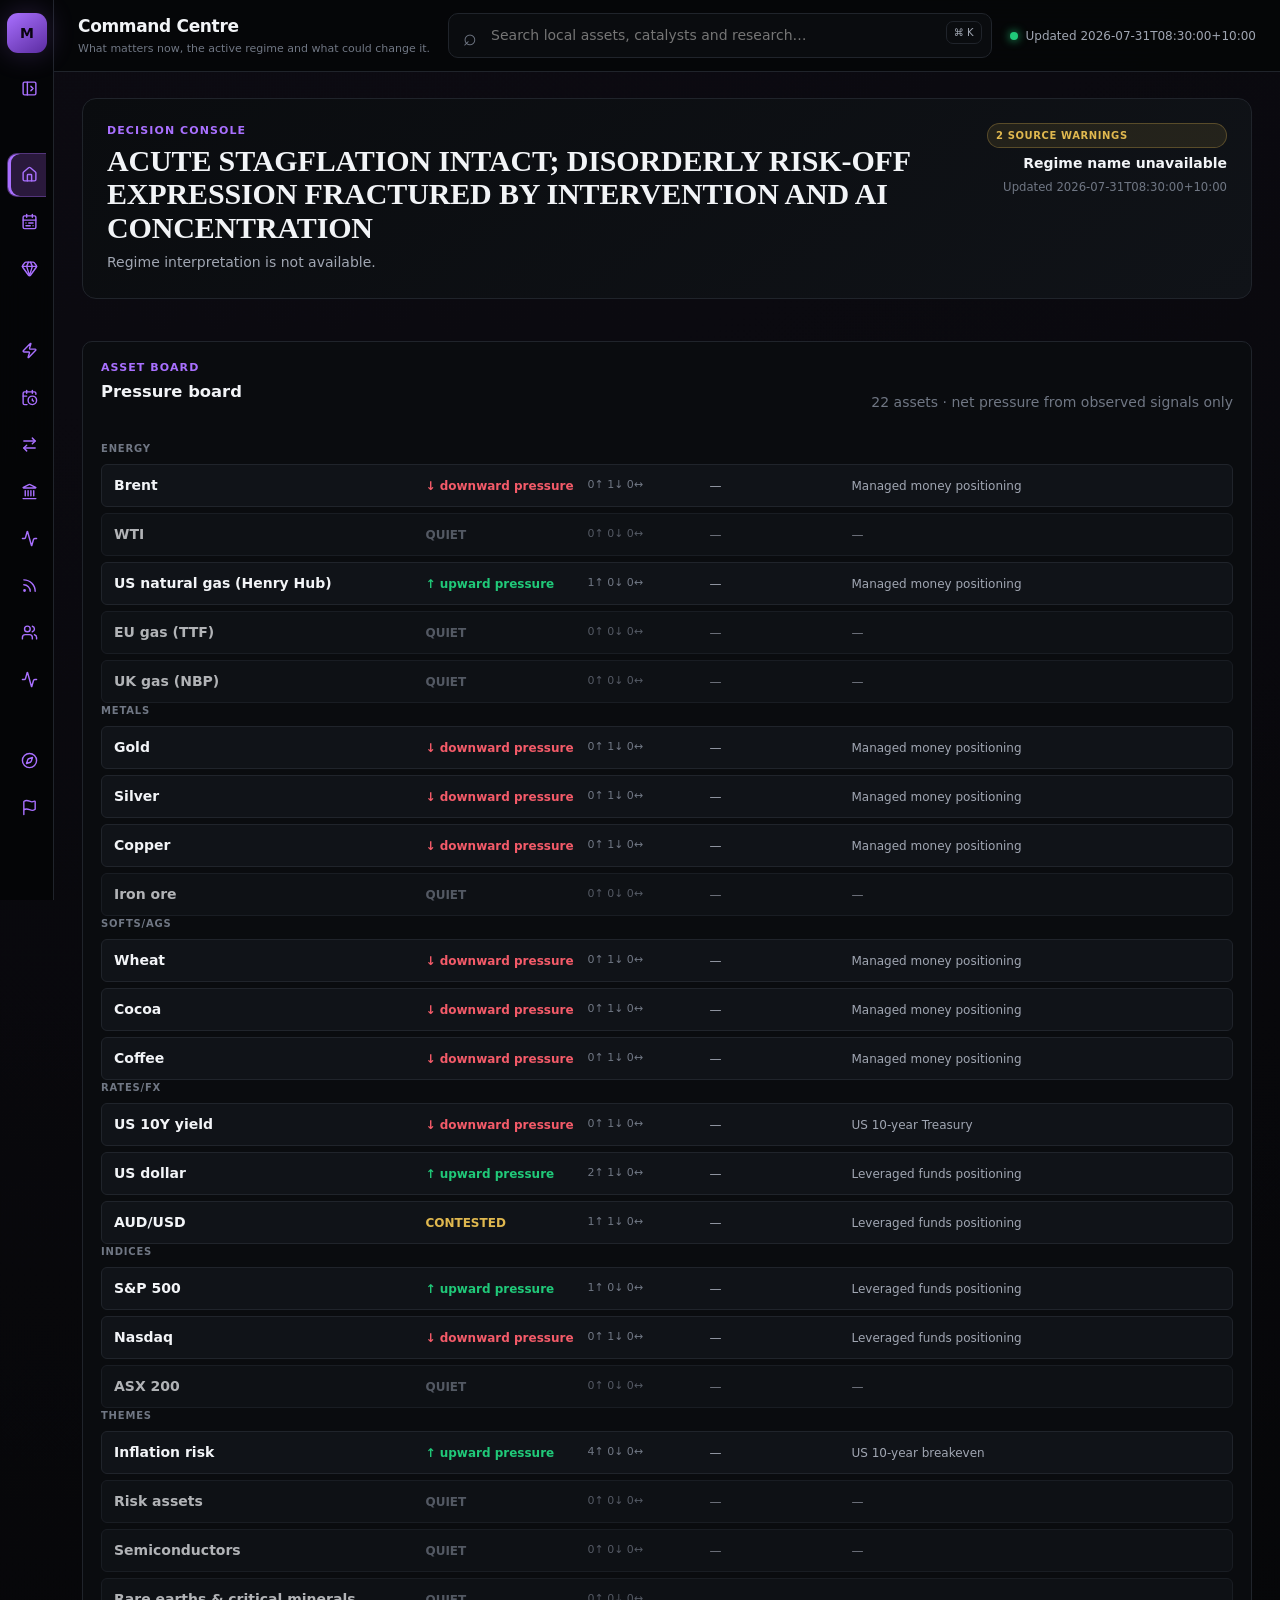
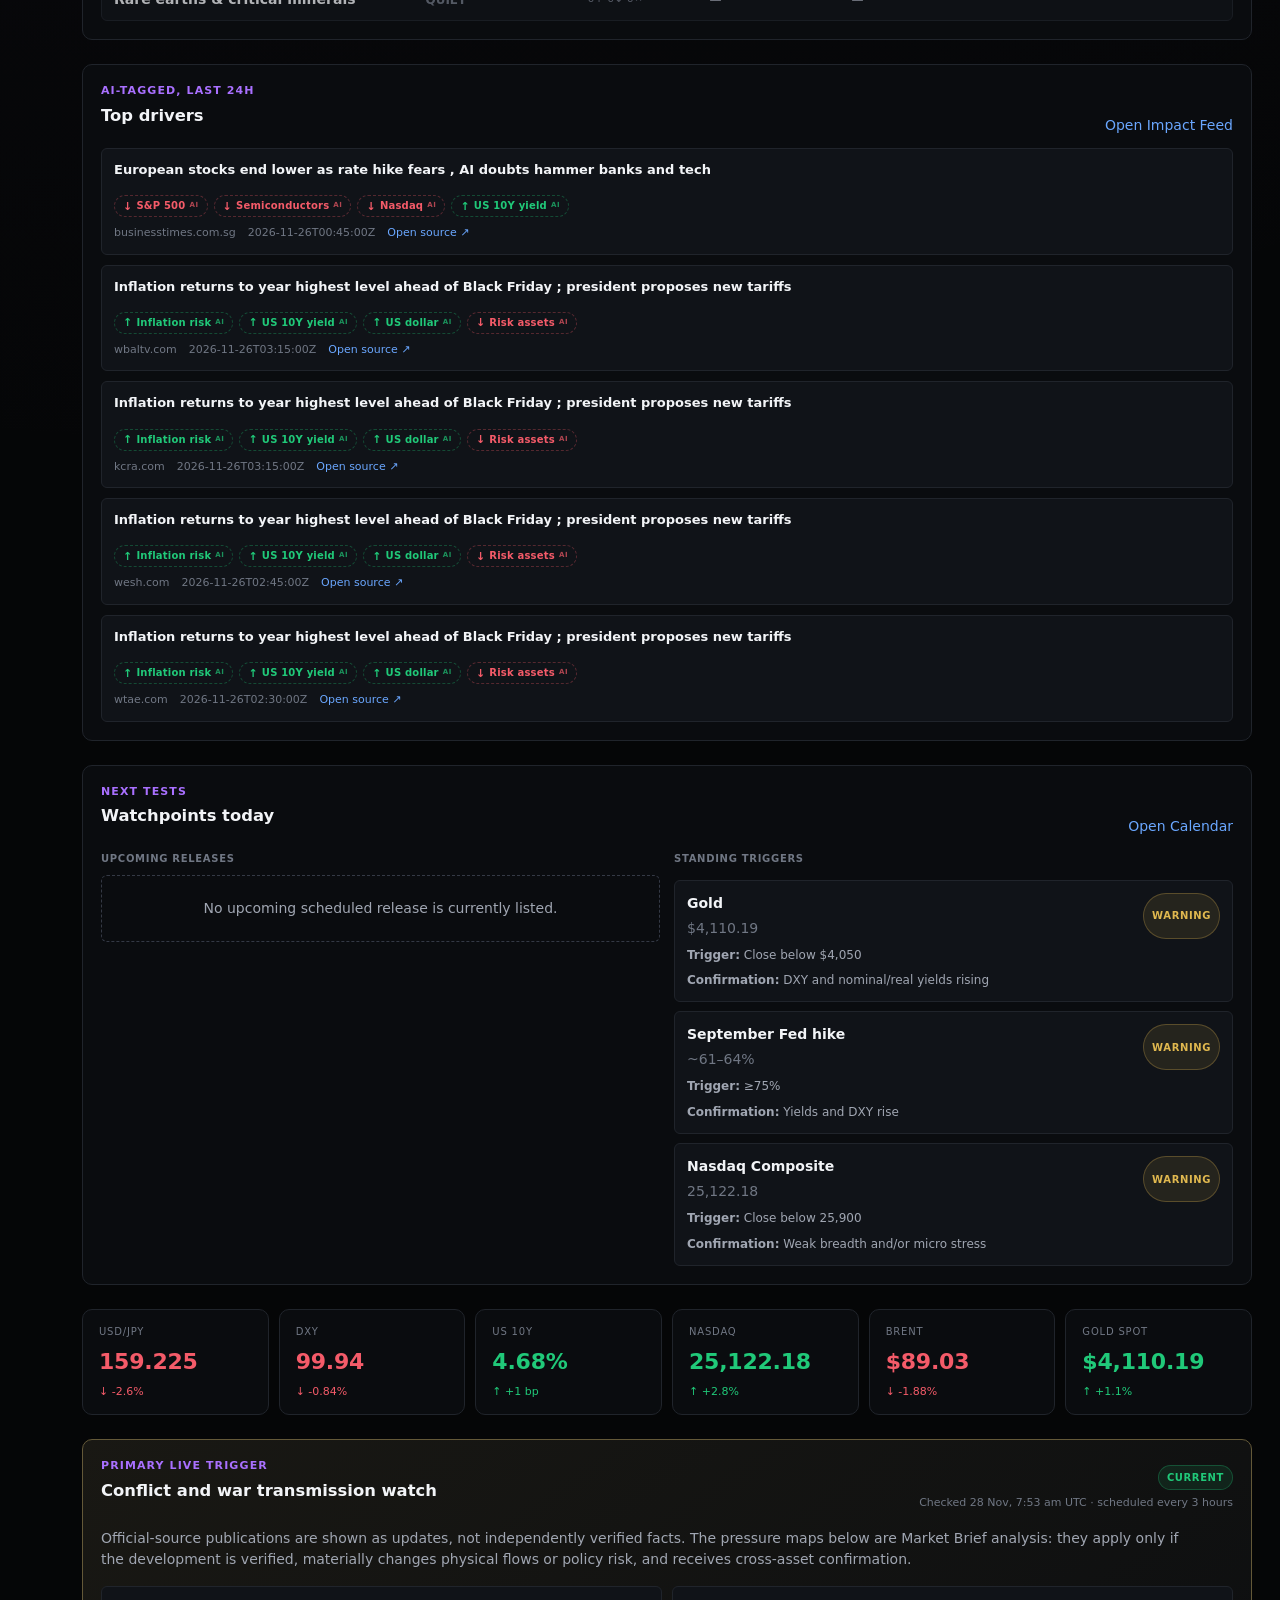
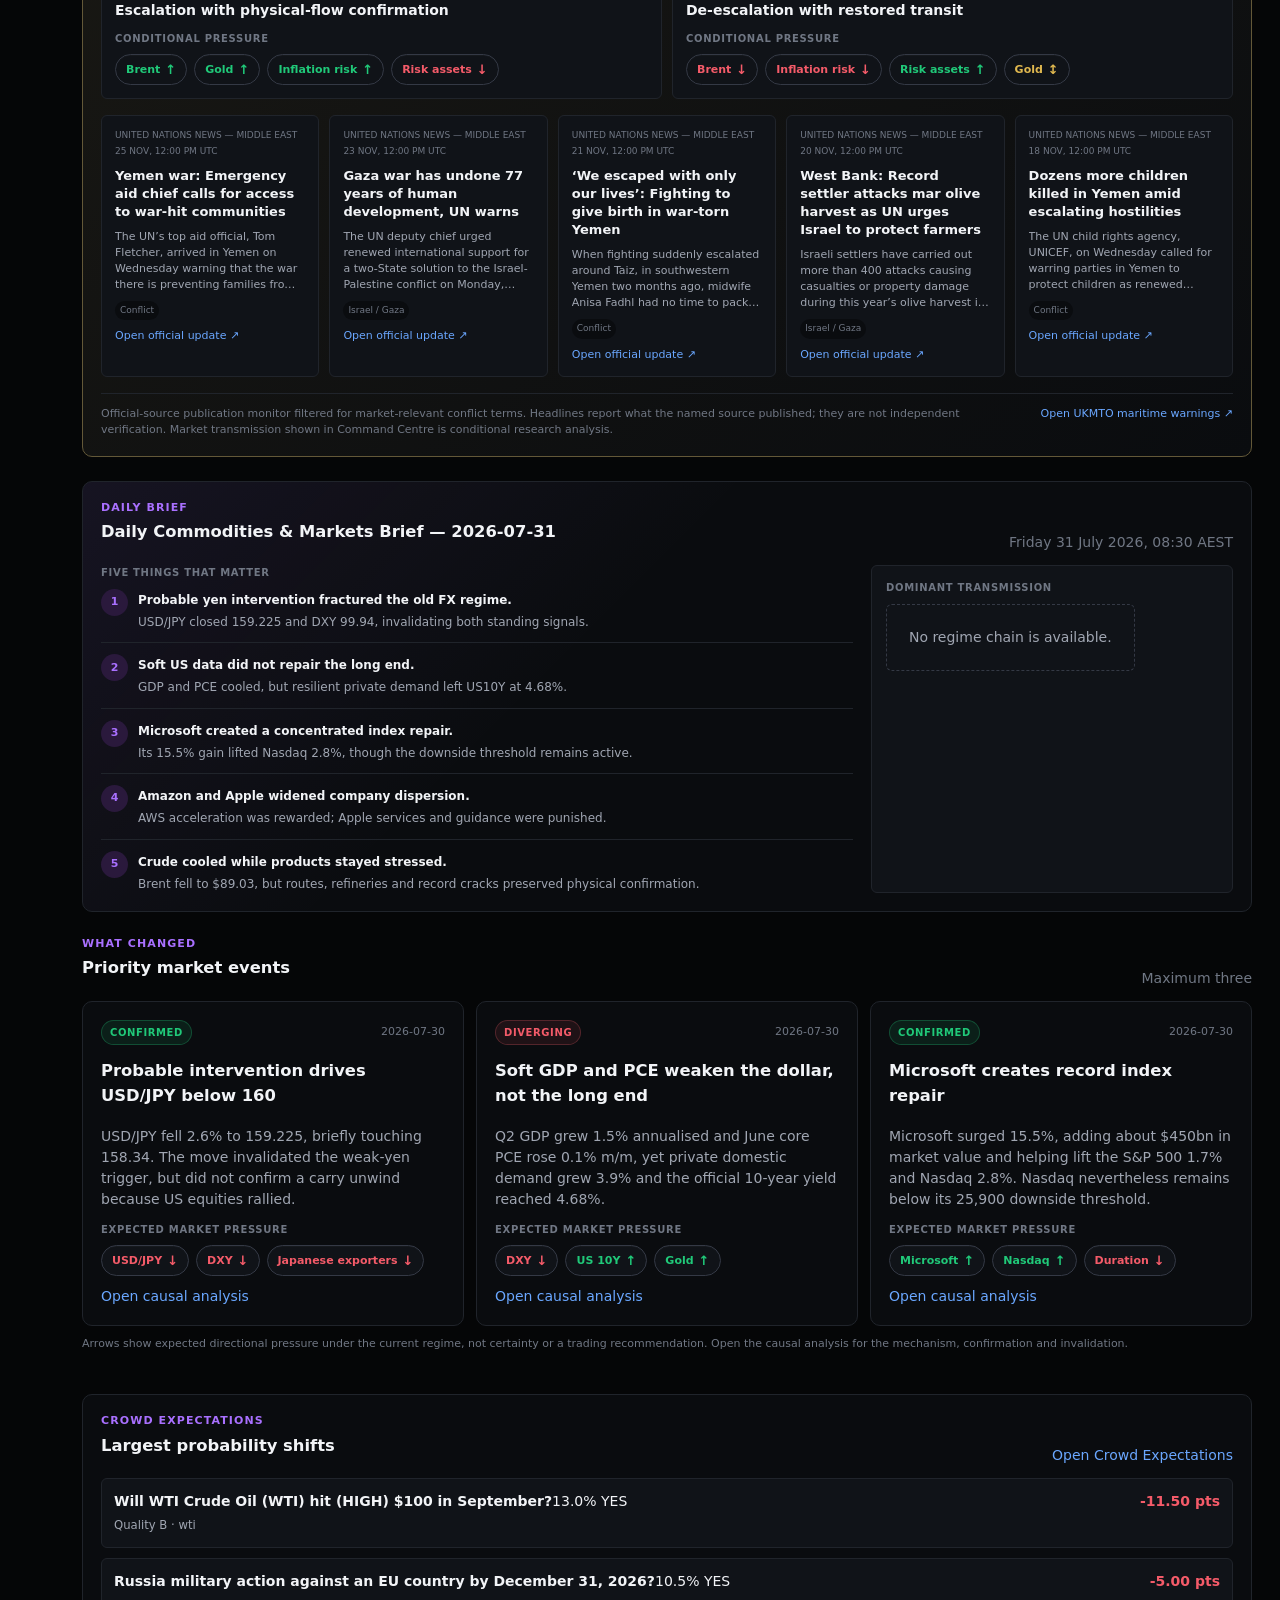
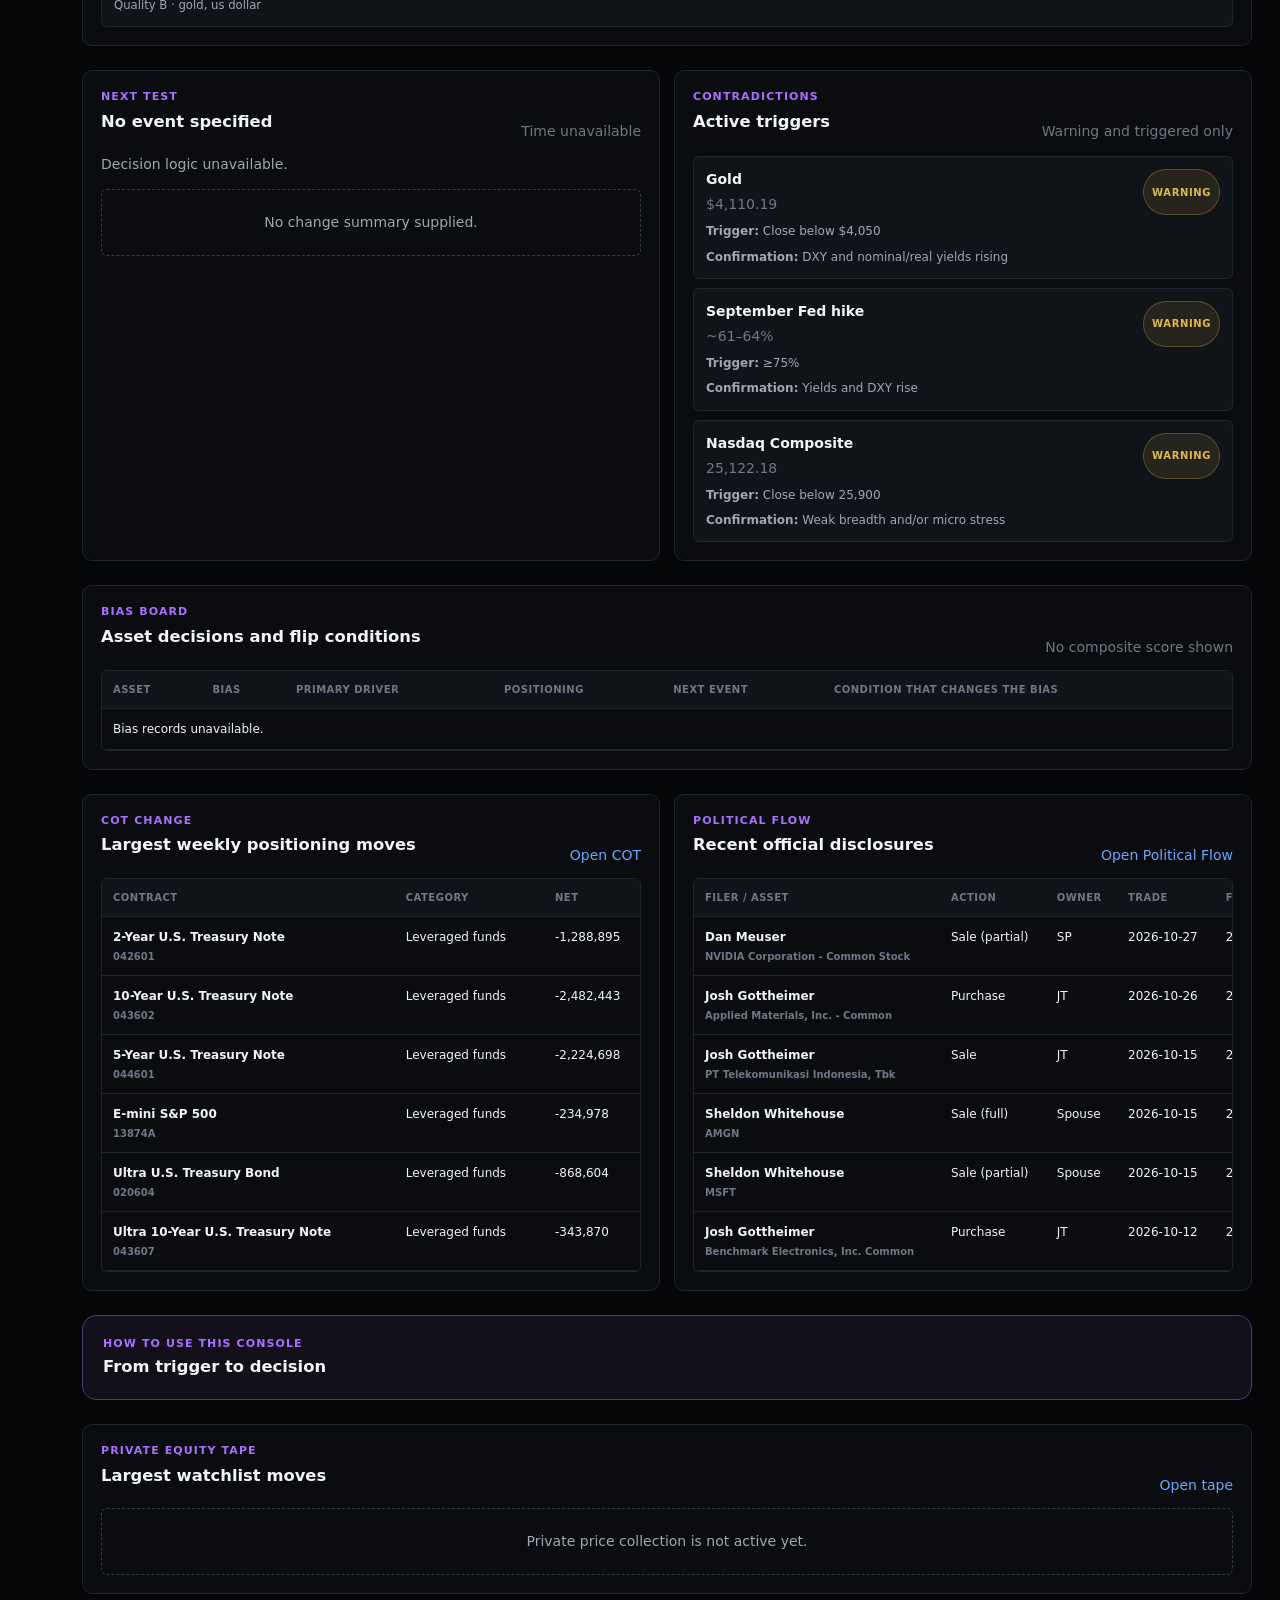
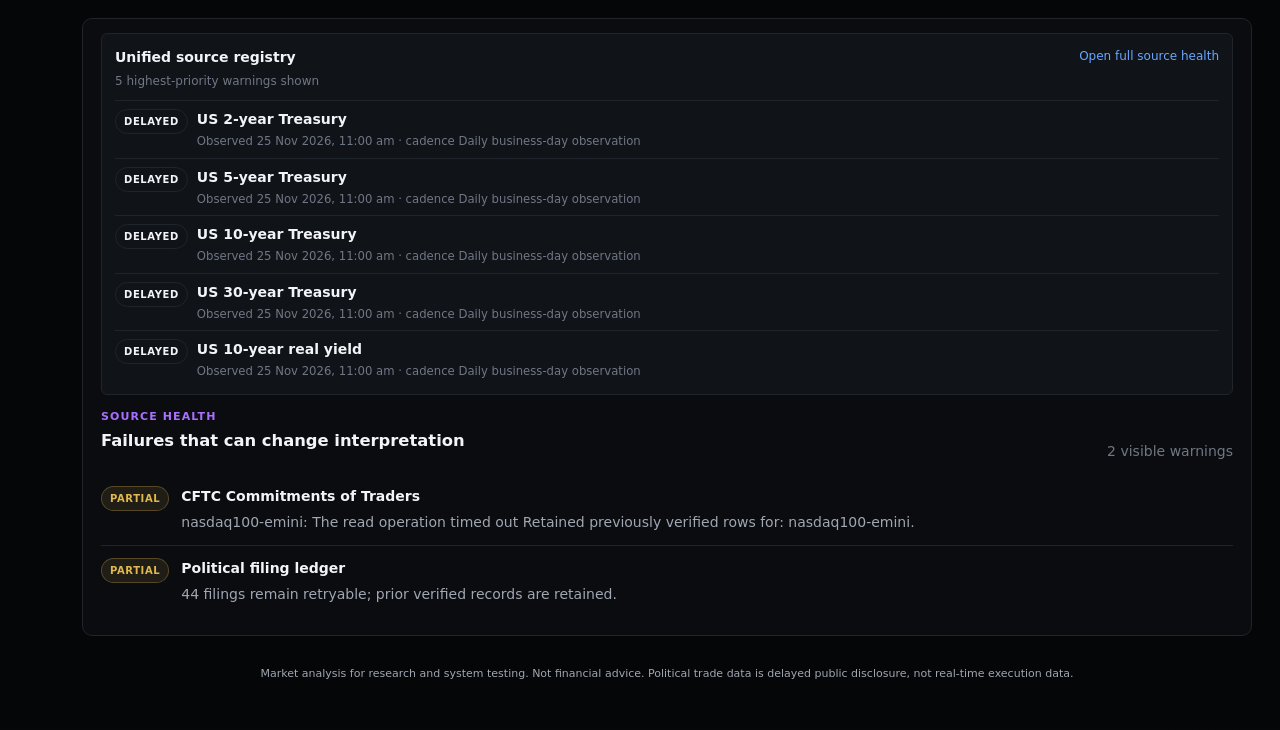
<file: site/index.html>
<!doctype html>
<html lang="en">
<head>
  <meta charset="utf-8" />
  <meta name="viewport" content="width=device-width,initial-scale=1" />
  <meta name="theme-color" content="#050607" />
  <link rel="icon" type="image/svg+xml" href="data:image/svg+xml,%3Csvg xmlns='http://www.w3.org/2000/svg' viewBox='0 0 64 64'%3E%3Crect width='64' height='64' rx='14' fill='%23a970ff'/%3E%3Ctext x='32' y='44' font-family='Georgia,serif' font-size='36' font-weight='700' text-anchor='middle' fill='%2309040f'%3EM%3C/text%3E%3C/svg%3E" />
  <title>Market Brief Intelligence</title>
  <link rel="stylesheet" href="styles/tokens.css" />
  <link rel="stylesheet" href="styles/base.css" />
  <link rel="stylesheet" href="styles.css" />
  <link rel="stylesheet" href="intelligence.css" />
  <link rel="stylesheet" href="scenario-lab.css" />
  <link rel="stylesheet" href="command-centre.css" />
  <link rel="stylesheet" href="free-data.css" />
  <link rel="stylesheet" href="styles/chips.css" />
  <link rel="stylesheet" href="styles/shell.css" />
</head>
<body>
<svg xmlns="http://www.w3.org/2000/svg" style="display:none" aria-hidden="true">
  <symbol id="i-home" viewBox="0 0 24 24" fill="none" stroke="currentColor" stroke-width="2" stroke-linecap="round" stroke-linejoin="round"><path d="M15 21v-8a1 1 0 0 0-1-1h-4a1 1 0 0 0-1 1v8"/><path d="M3 10a2 2 0 0 1 .709-1.528l7-6a2 2 0 0 1 2.582 0l7 6A2 2 0 0 1 21 10v9a2 2 0 0 1-2 2H5a2 2 0 0 1-2-2z"/></symbol>
  <symbol id="i-zap" viewBox="0 0 24 24" fill="none" stroke="currentColor" stroke-width="2" stroke-linecap="round" stroke-linejoin="round"><path d="M4 14a1 1 0 0 1-.78-1.63l9.9-10.2a.5.5 0 0 1 .86.46l-1.92 6.02A1 1 0 0 0 13 10h7a1 1 0 0 1 .78 1.63l-9.9 10.2a.5.5 0 0 1-.86-.46l1.92-6.02A1 1 0 0 0 11 14z"/></symbol>
  <symbol id="i-calendar" viewBox="0 0 24 24" fill="none" stroke="currentColor" stroke-width="2" stroke-linecap="round" stroke-linejoin="round"><path d="M16 14v2.2l1.6 1"/><path d="M16 2v4"/><path d="M21 7.5V6a2 2 0 0 0-2-2H5a2 2 0 0 0-2 2v14a2 2 0 0 0 2 2h3.5"/><path d="M3 10h5"/><path d="M8 2v4"/><circle cx="16" cy="16" r="6"/></symbol>
  <symbol id="i-arrows" viewBox="0 0 24 24" fill="none" stroke="currentColor" stroke-width="2" stroke-linecap="round" stroke-linejoin="round"><path d="m16 3 4 4-4 4"/><path d="M20 7H4"/><path d="m8 21-4-4 4-4"/><path d="M4 17h16"/></symbol>
  <symbol id="i-landmark" viewBox="0 0 24 24" fill="none" stroke="currentColor" stroke-width="2" stroke-linecap="round" stroke-linejoin="round"><path d="M10 18v-7"/><path d="M11.119 2.205a2 2 0 0 1 1.762 0l7.84 3.846A.5.5 0 0 1 20.5 7h-17a.5.5 0 0 1-.22-.949z"/><path d="M14 18v-7"/><path d="M18 18v-7"/><path d="M3 22h18"/><path d="M6 18v-7"/></symbol>
  <symbol id="i-activity" viewBox="0 0 24 24" fill="none" stroke="currentColor" stroke-width="2" stroke-linecap="round" stroke-linejoin="round"><path d="M22 12h-2.48a2 2 0 0 0-1.93 1.46l-2.35 8.36a.25.25 0 0 1-.48 0L9.24 2.18a.25.25 0 0 0-.48 0l-2.35 8.36A2 2 0 0 1 4.49 12H2"/></symbol>
  <symbol id="i-rss" viewBox="0 0 24 24" fill="none" stroke="currentColor" stroke-width="2" stroke-linecap="round" stroke-linejoin="round"><path d="M4 11a9 9 0 0 1 9 9"/><path d="M4 4a16 16 0 0 1 16 16"/><circle cx="5" cy="19" r="1"/></symbol>
  <symbol id="i-users" viewBox="0 0 24 24" fill="none" stroke="currentColor" stroke-width="2" stroke-linecap="round" stroke-linejoin="round"><path d="M16 21v-2a4 4 0 0 0-4-4H6a4 4 0 0 0-4 4v2"/><path d="M16 3.128a4 4 0 0 1 0 7.744"/><path d="M22 21v-2a4 4 0 0 0-3-3.87"/><circle cx="9" cy="7" r="4"/></symbol>
  <symbol id="i-week" viewBox="0 0 24 24" fill="none" stroke="currentColor" stroke-width="2" stroke-linecap="round" stroke-linejoin="round"><rect width="18" height="18" x="3" y="4" rx="2"/><path d="M16 2v4"/><path d="M3 10h18"/><path d="M8 2v4"/><path d="M17 14h-6"/><path d="M13 18H7"/><path d="M7 14h.01"/><path d="M17 18h.01"/></symbol>
  <symbol id="i-compass" viewBox="0 0 24 24" fill="none" stroke="currentColor" stroke-width="2" stroke-linecap="round" stroke-linejoin="round"><circle cx="12" cy="12" r="10"/><path d="m16.24 7.76-1.804 5.411a2 2 0 0 1-1.265 1.265L7.76 16.24l1.804-5.411a2 2 0 0 1 1.265-1.265z"/></symbol>
  <symbol id="i-flag" viewBox="0 0 24 24" fill="none" stroke="currentColor" stroke-width="2" stroke-linecap="round" stroke-linejoin="round"><path d="M4 22V4a1 1 0 0 1 .4-.8A6 6 0 0 1 8 2c3 0 5 2 7.333 2q2 0 3.067-.8A1 1 0 0 1 20 4v10a1 1 0 0 1-.4.8A6 6 0 0 1 16 16c-3 0-5-2-8-2a6 6 0 0 0-4 1.528"/></symbol>
  <symbol id="i-gem" viewBox="0 0 24 24" fill="none" stroke="currentColor" stroke-width="2" stroke-linecap="round" stroke-linejoin="round"><path d="M10.5 3 8 9l4 13 4-13-2.5-6"/><path d="M17 3a2 2 0 0 1 1.6.8l3 4a2 2 0 0 1 .013 2.382l-7.99 10.986a2 2 0 0 1-3.247 0l-7.99-10.986A2 2 0 0 1 2.4 7.8l2.998-3.997A2 2 0 0 1 7 3z"/><path d="M2 9h20"/></symbol>
  <symbol id="i-library" viewBox="0 0 24 24" fill="none" stroke="currentColor" stroke-width="2" stroke-linecap="round" stroke-linejoin="round"><path d="m16 6 4 14"/><path d="M12 6v14"/><path d="M8 8v12"/><path d="M4 4v16"/></symbol>
  <symbol id="i-trend" viewBox="0 0 24 24" fill="none" stroke="currentColor" stroke-width="2" stroke-linecap="round" stroke-linejoin="round"><path d="M16 7h6v6"/><path d="m22 7-8.5 8.5-5-5L2 17"/></symbol>
  <symbol id="i-archive" viewBox="0 0 24 24" fill="none" stroke="currentColor" stroke-width="2" stroke-linecap="round" stroke-linejoin="round"><rect width="20" height="5" x="2" y="3" rx="1"/><path d="M4 8v11a2 2 0 0 0 2 2h12a2 2 0 0 0 2-2V8"/><path d="M10 12h4"/></symbol>
  <symbol id="i-rail" viewBox="0 0 24 24" fill="none" stroke="currentColor" stroke-width="2" stroke-linecap="round" stroke-linejoin="round"><rect width="18" height="18" x="3" y="3" rx="2"/><path d="M9 3v18"/><path d="m14 9 3 3-3 3"/></symbol>
</svg>
<a class="skip-link" href="#main-content">Skip to main content</a>
<div class="mobile-overlay" id="overlay"></div>
<div class="app">
  <aside class="sidebar" id="sidebar" aria-label="Application navigation">
    <div class="brand">
      <div class="mark" aria-hidden="true">M</div>
      <div class="brand-copy"><h1>Market Brief</h1><p>Intelligence console</p></div>
    </div>
    <button class="rail-toggle" id="railToggle" type="button" aria-label="Expand navigation rail" aria-expanded="false" data-tooltip="Expand navigation">
      <span class="nav-icon" aria-hidden="true"><svg><use href="#i-rail"/></svg></span><span class="rail-toggle-label">Expand navigation</span>
    </button>
    <nav class="nav" id="nav" aria-label="Market Brief sections">
      <span class="nav-section-label">Brief</span>
      <button type="button" class="nav-item active" data-view="home" aria-label="Today" title="Today — pressure board" data-tooltip="Today"><span class="nav-icon" aria-hidden="true"><svg><use href="#i-home"/></svg></span><span class="nav-label">Today</span></button>
      <button type="button" class="nav-item" data-view="week" aria-label="This Week" title="This Week — 7-day pressure board" data-tooltip="This Week"><span class="nav-icon" aria-hidden="true"><svg><use href="#i-week"/></svg></span><span class="nav-label">This Week</span></button>
      <button type="button" class="nav-item" data-view="assets" aria-label="Assets" title="Assets" data-tooltip="Assets"><span class="nav-icon" aria-hidden="true"><svg><use href="#i-gem"/></svg></span><span class="nav-label">Assets</span></button>
      <span class="nav-section-label">Evidence</span>
      <button type="button" class="nav-item" data-view="news" aria-label="Impact Feed" title="Impact Feed" data-tooltip="Impact Feed"><span class="nav-icon" aria-hidden="true"><svg><use href="#i-zap"/></svg></span><span class="nav-label">Impact Feed</span></button>
      <button type="button" class="nav-item" data-view="events" aria-label="Calendar and reactions" title="Calendar and reactions" data-tooltip="Calendar"><span class="nav-icon" aria-hidden="true"><svg><use href="#i-calendar"/></svg></span><span class="nav-label">Calendar</span></button>
      <button type="button" class="nav-item" data-view="cot" aria-label="COT Positioning" title="COT Positioning" data-tooltip="COT Positioning"><span class="nav-icon" aria-hidden="true"><svg><use href="#i-arrows"/></svg></span><span class="nav-label">COT Positioning</span></button>
      <button type="button" class="nav-item" data-view="trackers" aria-label="Political Flow" title="Political Flow" data-tooltip="Political Flow"><span class="nav-icon" aria-hidden="true"><svg><use href="#i-landmark"/></svg></span><span class="nav-label">Political Flow</span></button>
      <button type="button" class="nav-item" data-view="rates" aria-label="Rates and liquidity" title="Rates and liquidity" data-tooltip="Rates and liquidity"><span class="nav-icon" aria-hidden="true"><svg><use href="#i-activity"/></svg></span><span class="nav-label">Rates &amp; Liquidity</span></button>
      <button type="button" class="nav-item" data-view="rate-decisions" aria-label="Rate decisions" title="Rate decisions — central-bank probabilities" data-tooltip="Rate decisions"><span class="nav-icon" aria-hidden="true"><svg><use href="#i-activity"/></svg></span><span class="nav-label">Rate decisions</span></button>
      <span class="nav-section-label">System</span>
      <button type="button" class="nav-item" data-view="regime" aria-label="Regime" title="Regime" data-tooltip="Regime"><span class="nav-icon" aria-hidden="true"><svg><use href="#i-compass"/></svg></span><span class="nav-label">Regime</span></button>
      <button type="button" class="nav-item" data-view="triggers" aria-label="Trigger Zones" title="Trigger Zones" data-tooltip="Trigger Zones"><span class="nav-icon" aria-hidden="true"><svg><use href="#i-flag"/></svg></span><span class="nav-label">Trigger Zones</span></button>
      <button type="button" class="nav-item" data-view="products" aria-label="Research Library" title="Research Library" data-tooltip="Research Library"><span class="nav-icon" aria-hidden="true"><svg><use href="#i-library"/></svg></span><span class="nav-label">Research Library</span></button>
      <button type="button" class="nav-item" data-view="scenarios" aria-label="Scenario Lab" title="Scenario Lab" data-tooltip="Scenario Lab"><span class="nav-icon" aria-hidden="true"><svg><use href="#i-trend"/></svg></span><span class="nav-label">Scenario Lab</span></button>
      <button type="button" class="nav-item" data-view="archive" aria-label="Archive" title="Archive" data-tooltip="Archive"><span class="nav-icon" aria-hidden="true"><svg><use href="#i-archive"/></svg></span><span class="nav-label">Archive</span></button>
    </nav>
    <div class="side-note"><strong>Research system</strong><span>Observed facts and interpretation remain separate throughout the console.</span></div>
  </aside>
  <main id="main-content" tabindex="-1">
    <header class="topbar" aria-label="Page header">
      <button class="menu" id="menu" type="button" aria-label="Open navigation" aria-controls="sidebar" aria-expanded="false">☰</button>
      <div class="page-context">
        <h1 id="pageTitle">Command Centre</h1>
        <p id="pageSubtitle">What matters now, the active regime and what could change it.</p>
      </div>
      <div class="search" role="search"><input id="search" type="search" placeholder="Search local assets, catalysts and research…" autocomplete="off" role="combobox" aria-autocomplete="list" aria-expanded="false" aria-controls="searchResults" /><span class="kbd" aria-hidden="true">⌘ K</span><div id="searchResults" class="search-results" role="listbox" aria-label="Search results" hidden></div></div>
      <div class="freshness-cluster"><div class="fresh" role="status" aria-live="polite"><span class="dot" aria-hidden="true"></span><span id="freshness">Loading latest brief…</span></div></div>
    </header>
    <div class="content">
      <section class="view active" id="view-home">
        <div class="command-empty">Loading command centre…</div>
      </section>

      <section class="view" id="view-news">
        <div class="hero"><div><div class="eyebrow">Interpreted headlines</div><h2>News feed</h2><p>Each story includes the assets to watch and the transmission channel into bonds, yields, currencies, commodities and equities.</p></div><span class="badge" id="newsDelay">Delayed daily digest</span></div>
        <div class="asset-filter" id="newsFilters"></div>
        <div class="news-layout">
          <div class="news-feed" id="newsFeed"></div>
          <aside class="news-sidebar">
            <div id="newsSidebar"></div>
            <article class="card external-news-card">
              <div class="external-news-head"><div class="eyebrow">External discovery feed</div><h3>TradingView Top Stories</h3><p>Useful for finding fresh stories between research runs. The headlines remain inside TradingView and are not imported into our bias engine without independent verification.</p></div>
              <div id="tradingViewNewsFeed" class="external-news-host tradingview-widget-container"></div>
            </article>
          </aside>
        </div>
      </section>

      <section class="view" id="view-cot">
        <div class="hero"><div><div class="eyebrow">Official weekly positioning</div><h2>COT positioning</h2><p class="data-hero-note">Managed Money for commodities and Leveraged Funds for selected financial futures, with one-week and four-week changes plus five-year net-position percentiles.</p></div><span class="badge" id="cotUpdated">Awaiting data</span></div>
        <div class="data-status-grid" id="cotSourceStatus"></div>
        <div class="data-summary-grid" id="cotSummary"></div>
        <div class="card table-wrap"><table class="data-table" id="cotTable"></table></div>
        <article class="methodology-note" id="cotMethodology"></article>
      </section>

      <section class="view" id="view-rates">
        <div class="hero"><div><div class="eyebrow">Rates, inflation and financial conditions</div><h2>Rates & liquidity</h2><p class="data-hero-note">Daily public observations for the US curve, real yields, breakevens, high-yield spreads, policy rates and the trade-weighted US dollar.</p></div><span class="badge" id="ratesUpdated">Awaiting data</span></div>
        <div class="data-status-grid" id="ratesSourceStatus"></div>
        <div class="rate-grid" id="rateCards"></div>
        <div class="curve-spreads" id="curveSpreads"></div>
        <div class="card table-wrap"><table class="data-table" id="ratesTable"></table></div>
        <article class="methodology-note" id="ratesMethodology"></article>
      </section>

      <section class="view" id="view-rate-decisions">
        <div class="hero"><div><div class="eyebrow">Market-implied central-bank probabilities</div><h2>Rate decisions</h2><p class="data-hero-note">Per-bank, per-meeting odds of each rate outcome with how the odds evolved — read-only Polymarket data, shown beside the last actual decision where we hold it.</p></div><span class="badge" id="rateDecisionsUpdated">Awaiting data</span></div>
        <div id="rateDecisionsMount"><div class="command-empty">Loading rate decisions…</div></div>
      </section>

      <section class="view" id="view-events">
        <div class="hero"><div><div class="eyebrow">Before, after and follow-through</div><h2>Event reactions</h2><p class="data-hero-note">Each high-impact event retains its pre-event scenarios, actual result and reaction at the immediate, close, one-day and five-day windows.</p></div><span class="badge" id="eventReactionCount">0 tracked events</span></div>
        <div class="event-reaction-list" id="eventReactionList"></div>
      </section>

      <section class="view" id="view-week">
        <div class="hero"><div><div class="eyebrow">Weekly recap & outlook</div><h2>Week ahead</h2><p>Last week’s verified moves, the active thesis and events ranked by their ability to confirm, shift or break the regime.</p></div><span class="badge">Melbourne time</span></div>
        <div class="grid cols-2"><div class="card"><div class="card-pad"><h3>Weekly thesis</h3><div id="weeklyTldr"></div></div></div><div class="card"><div class="card-pad"><h3>Highest-stakes event</h3><p class="muted" id="highStake"></p></div></div></div>
        <div class="section-title"><h3>Event radar</h3><span>Regime-adjusted logic</span></div><div class="card events" id="events"></div>
        <div class="section-title"><h3>Verified weekly moves</h3><span>Unverified values stay excluded</span></div><div class="card table-wrap"><table class="trigger-table" id="weeklyMoves"></table></div>
      </section>

      <section class="view" id="view-regime">
        <div class="hero"><div><div class="eyebrow">Strategic frame</div><h2>Current regime</h2><p>The interpretation layer used by every daily and weekly report.</p></div></div>
        <div class="grid cols-2"><div class="card regime-box"><div class="regime-name" id="regimeName"></div><div class="verdict" id="verdict"></div><p id="regimeMeaning"></p></div><div class="card"><div class="card-pad"><h3>What would shift it</h3><div id="shiftRules"></div></div></div></div>
        <div class="section-title"><h3>Relationship scorecard</h3><span>Latest joint-move classification</span></div><div class="card" id="relationships"></div>
        <div class="section-title"><h3>Active sign-flips</h3><span>Where textbook intuition is wrong</span></div><div class="grid cols-3" id="signFlips"></div>
      </section>

      <section class="view" id="view-triggers">
        <div class="hero"><div><div class="eyebrow">Decision levels</div><h2>Trigger zones</h2><p>A touch is a warning. A trigger only leads the brief after its confirmation rule is satisfied.</p></div><span class="badge">Not trade recommendations</span></div>
        <div class="card table-wrap"><table class="trigger-table" id="triggersTable"></table></div>
      </section>

      <section class="view" id="view-assets">
        <div class="hero"><div><div class="eyebrow">Cross-asset board</div><h2>Assets</h2><p>Current monitoring levels, expected directional logic and the conditions that matter next.</p></div></div>
        <div class="asset-filter" id="assetFilters"></div><div class="grid cols-3" id="assetCards"></div>
      </section>

      <section class="view" id="view-products">
        <div class="hero"><div><div class="eyebrow">Commodity research library</div><h2>Products</h2><p>Select a commodity to open its dedicated research workspace: market structure, benchmarks, supply and demand, producers, catalysts, risks and active trigger levels.</p></div><span class="badge">Click any product</span></div>
        <div class="product-toolbar"><div class="asset-filter" id="productFilters"></div><span class="product-count" id="productCount"></span></div>
        <div class="product-grid" id="productCards"></div>
      </section>

      <section class="view" id="view-product-detail">
        <button class="back-button" id="productBack">← Back to products</button>
        <div id="productDetail"></div>
      </section>

      <section class="view" id="view-scenarios">
        <div class="hero"><div><div class="eyebrow">Conditional market paths</div><h2>Scenario lab</h2><p>Choose an asset and target. The lab explains the macro, physical-market and price-confirmation conditions that would make the target plausible—or invalidate it.</p></div><span class="badge">Free TradingView chart</span></div>
        <div class="asset-filter" id="scenarioAssets"></div>
        <div class="scenario-shell">
          <article class="card scenario-chart-card">
            <div class="scenario-chart-head"><strong id="scenarioAssetName">Gold</strong><span>TradingView widget — chart data remains inside the widget</span></div>
            <div id="scenarioChart" class="tradingview-widget-container"></div>
          </article>
          <aside class="card scenario-panel">
            <div class="eyebrow">What would it take?</div>
            <h3>Target-path analysis</h3>
            <p id="scenarioReference"></p>
            <div class="scenario-input-row"><input id="targetPrice" type="number" step="any" aria-label="Target price" /><button id="runScenario">Analyse</button></div>
            <div class="scenario-presets" id="targetPresets"></div>
            <div class="scenario-output" id="scenarioOutput"></div>
          </aside>
        </div>
        <div class="scenario-note"><strong>Important:</strong> TradingView supplies the embedded chart only. It does not provide us with an exportable market-data API. The target explanation is generated by our own regime, catalyst and confirmation framework.</div>
        <div class="section-title"><h3>Free external panels</h3><span>Useful context, separate from our interpreted research</span></div>
        <div class="free-widget-grid">
          <article class="card free-widget-card"><div class="widget-title"><h3>Economic calendar</h3><p>TradingView’s free embedded calendar. Our own calendar adds asset-specific scenarios and Melbourne timing.</p></div><div id="freeEconomicCalendar" class="free-widget-host tradingview-widget-container"></div></article>
          <article class="card free-widget-card"><div class="widget-title"><h3>TradingView top stories</h3><p>A free external headline panel. Our News Feed remains the interpreted layer explaining why each story matters.</p></div><div id="freeTradingViewNews" class="free-widget-host tradingview-widget-container"></div></article>
        </div>
      </section>

      <section class="view" id="view-trackers">
        <div class="hero"><div><div class="eyebrow">Politics, policy & disclosed trades</div><h2>Political trackers</h2><p>Separate market-moving policy from delayed public financial disclosures. Every verified trade remains in the historical ledger and contributes to the estimated portfolio.</p></div><span class="badge">Disclosure-based</span></div>
        <article class="card political-stock-search">
          <div class="stock-search-head"><div><div class="eyebrow">Stock-first reverse search</div><h3>Which tracked politicians traded or hold this asset?</h3><p>Search by ticker or company across every imported transaction and estimated disclosure-derived portfolio.</p></div></div>
          <div class="stock-search-row"><input id="politicalStockSearch" type="search" placeholder="Try NVDA, XOM, LMT, MP, Newmont…" /><button id="politicalStockSearchButton">Search disclosures</button></div>
          <div id="politicalStockResults"></div>
        </article>
        <div class="tracker-directory">
          <input id="trackerSearch" type="search" placeholder="Search Trump, Pelosi, Moore, Meuser…" aria-label="Search political trackers" />
          <span id="trackerCount"></span>
        </div>
        <div class="tracker-tabs" id="trackerTabs"></div>
        <div id="trackerContent"></div>
      </section>

      <section class="view" id="view-archive">
        <div class="hero"><div><div class="eyebrow">Research memory</div><h2>Archive</h2><p>Daily briefs, weekly reviews and monthly strategic drafts generated by the system.</p></div></div>
        <div class="archive" id="archiveList"></div>
      </section>
      <div class="footer">Market analysis for research and system testing. Not financial advice. Political trade data is delayed public disclosure, not real-time execution data.</div>
    </div>
  </main>
</div>

<nav class="mobile-bottom-nav" aria-label="Primary mobile navigation">
  <button type="button" class="mobile-nav-button" data-shell-view="home" aria-label="Command Centre"><span class="nav-icon" aria-hidden="true"><svg><use href="#i-home"/></svg></span><span>Home</span></button>
  <button type="button" class="mobile-nav-button" data-shell-view="news" aria-label="Impact Feed"><span class="nav-icon" aria-hidden="true"><svg><use href="#i-zap"/></svg></span><span>Impact</span></button>
  <button type="button" class="mobile-nav-button" data-shell-view="events" aria-label="Calendar"><span class="nav-icon" aria-hidden="true"><svg><use href="#i-calendar"/></svg></span><span>Calendar</span></button>
  <button type="button" class="mobile-nav-button" data-shell-view="cot" aria-label="COT Positioning"><span class="nav-icon" aria-hidden="true"><svg><use href="#i-arrows"/></svg></span><span>COT</span></button>
  <button type="button" class="mobile-nav-button" data-shell-view="trackers" aria-label="Political Flow"><span class="nav-icon" aria-hidden="true"><svg><use href="#i-landmark"/></svg></span><span>Political</span></button>
  <button type="button" class="mobile-nav-button" id="mobileMoreButton" aria-label="More navigation" aria-controls="mobileMore" aria-expanded="false"><span class="nav-icon" aria-hidden="true">•••</span><span>More</span></button>
</nav>
<section class="mobile-more" id="mobileMore" role="dialog" aria-modal="true" aria-labelledby="mobileMoreTitle" hidden>
  <div class="mobile-more-header"><h2 id="mobileMoreTitle">More sections</h2><button type="button" class="mobile-more-close" id="mobileMoreClose" aria-label="Close more navigation">×</button></div>
  <div class="mobile-more-grid">
    <button type="button" data-shell-view="rates">Rates &amp; Liquidity</button>
    <button type="button" data-shell-view="rate-decisions">Rate decisions</button>
    <button type="button" data-shell-view="week">Week Ahead</button>
    <button type="button" data-shell-view="regime">Regime</button>
    <button type="button" data-shell-view="triggers">Trigger Zones</button>
    <button type="button" data-shell-view="assets">Assets</button>
    <button type="button" data-shell-view="products">Research Library</button>
    <button type="button" data-shell-view="scenarios">Scenario Lab</button>
    <button type="button" data-shell-view="archive">Archive</button>
  </div>
</section>
<script>window.__marketInitialHash = window.location.hash;</script>
<script src="data.js"></script>
<script src="products-a.js"></script>
<script src="products-b.js"></script>
<script src="command-centre-data.js"></script>
<script src="intelligence-data.js"></script>
<script src="politicians.js"></script>
<script src="portfolio-ledger.js"></script>
<script src="free-data.js"></script>
<script src="research-data.js"></script>
<script src="energy-expansion.js"></script>
<script src="asset-board-data.js"></script>
<script src="features/official-feeds/official-feeds-data.js"></script>
<script src="features/rate-decisions/rate-decisions-data.js"></script>
<script src="core/format.js"></script>
<script src="core/status.js"></script>
<script src="core/store.js"></script>
<script src="core/adapters.js"></script>
<script src="core/impact-engine.js"></script>
<script src="core/impact-chips.js"></script>
<script src="core/router.js"></script>
<script src="app.js"></script>
<script src="intelligence-app.js"></script>
<script src="quiver-patterns.js"></script>
<script src="scenario-lab.js"></script>
<script src="free-data-ui.js"></script>
<script src="energy-data-ui.js"></script>
<script src="command-centre.js"></script>
<script src="shell.js"></script>
</body>
</html>
</file>
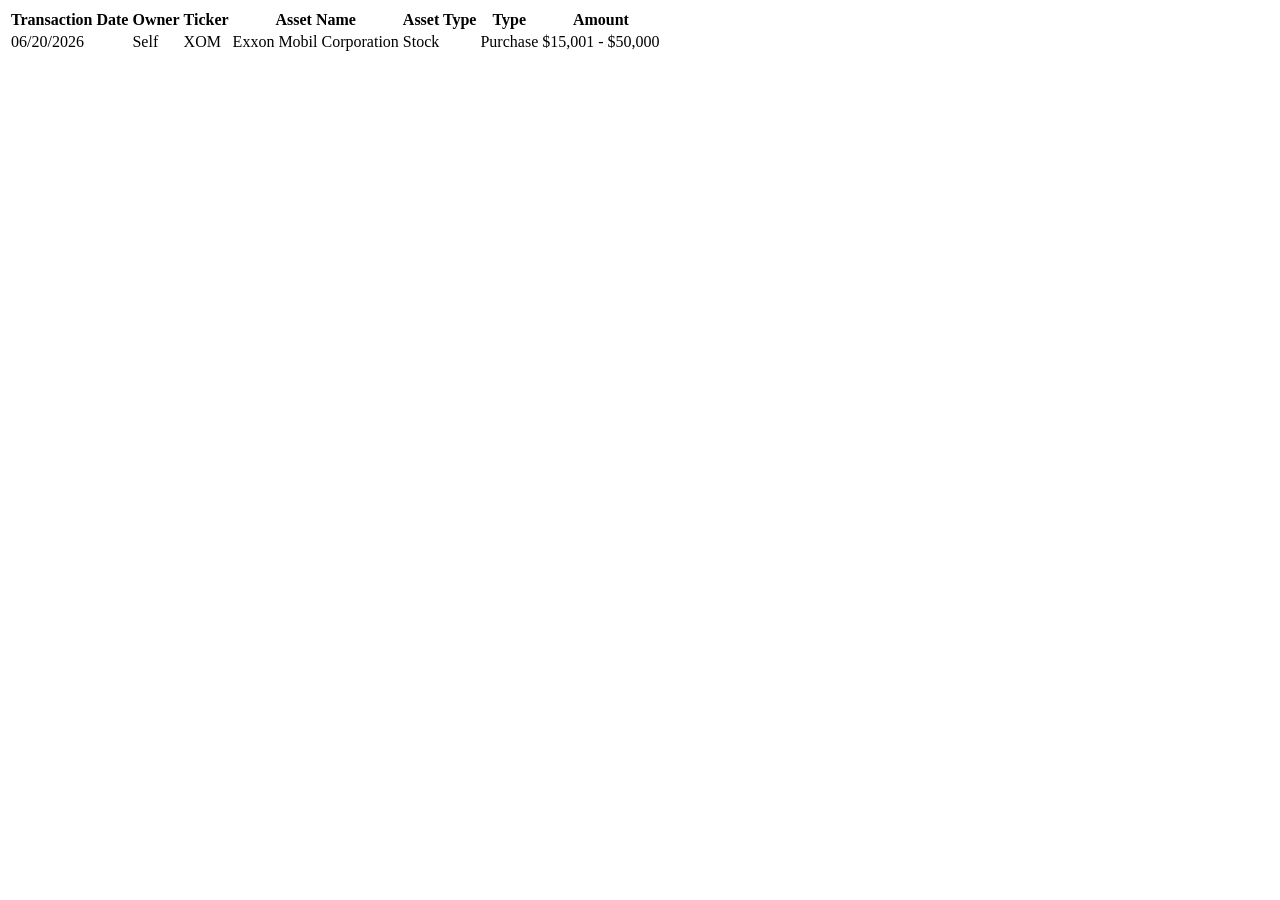
<file: tests/fixtures/political/senate-ptr.html>
<!doctype html>
<html><body>
<table>
  <thead><tr>
    <th>Transaction Date</th><th>Owner</th><th>Ticker</th><th>Asset Name</th>
    <th>Asset Type</th><th>Type</th><th>Amount</th>
  </tr></thead>
  <tbody>
    <tr>
      <td>06/20/2026</td><td>Self</td><td>XOM</td><td>Exxon Mobil Corporation</td>
      <td>Stock</td><td>Purchase</td><td>$15,001 - $50,000</td>
    </tr>
  </tbody>
</table>
</body></html>
</file>
<file: site/styles/tokens.css>
:root {
  color-scheme: dark;
  --bg-canvas: #050607;
  --bg-panel: #0a0c0f;
  --bg-elevated: #101318;
  --bg-selected: #17131f;
  --border-subtle: #20242b;
  --border-strong: #343945;
  --text-primary: #f2f4f7;
  --text-secondary: #a0a6b2;
  --text-muted: #707784;
  --accent: #a970ff;
  --accent-strong: #8f5ce6;
  --accent-soft: #2a193c;
  --positive: #20c979;
  --negative: #f45b69;
  --warning: #e0b84f;
  --info: #6aa7ff;
  --focus-ring: #c9a7ff;
  --radius-sm: 6px;
  --radius-md: 10px;
  --radius-lg: 14px;
  --rail-width: 54px;
  --rail-expanded-width: 252px;
  --header-height: 72px;
  --content-max: 1500px;
  --shadow-panel: 0 20px 60px rgba(0, 0, 0, 0.28);
  --transition-fast: 150ms ease;

  /* Compatibility aliases during the route-by-route remodel. */
  --bg: var(--bg-canvas);
  --panel: var(--bg-panel);
  --panel2: var(--bg-elevated);
  --line: var(--border-subtle);
  --text: var(--text-primary);
  --muted: var(--text-secondary);
  --teal: var(--accent);
  --teal2: var(--accent-strong);
  --amber: var(--warning);
  --red: var(--negative);
  --green: var(--positive);
  --blue: var(--info);
  --shadow: var(--shadow-panel);
  --radius: var(--radius-lg);
}
</file>
<file: site/styles/base.css>
*, *::before, *::after { box-sizing: border-box; }

html { background: var(--bg-canvas); scroll-behavior: smooth; }

body {
  margin: 0;
  min-height: 100vh;
  background:
    radial-gradient(circle at 20% -10%, rgba(169, 112, 255, 0.13), transparent 34%),
    var(--bg-canvas);
  color: var(--text-primary);
  font-family: Inter, ui-sans-serif, system-ui, -apple-system, BlinkMacSystemFont, "Segoe UI", sans-serif;
  font-size: 14px;
  line-height: 1.5;
}

button, input, select, textarea { font: inherit; }
button, [role="button"] { touch-action: manipulation; }
a { color: inherit; }

button:focus-visible,
a:focus-visible,
input:focus-visible,
select:focus-visible,
textarea:focus-visible,
[tabindex]:focus-visible {
  outline: 2px solid var(--focus-ring);
  outline-offset: 3px;
}

[hidden] { display: none !important; }

.skip-link {
  position: fixed;
  top: 10px;
  left: 10px;
  z-index: 1000;
  transform: translateY(-150%);
  padding: 10px 14px;
  border-radius: var(--radius-md);
  background: var(--text-primary);
  color: var(--bg-canvas);
  font-weight: 800;
  text-decoration: none;
}

.skip-link:focus { transform: translateY(0); }

.visually-hidden {
  position: absolute !important;
  width: 1px !important;
  height: 1px !important;
  padding: 0 !important;
  margin: -1px !important;
  overflow: hidden !important;
  clip: rect(0, 0, 0, 0) !important;
  white-space: nowrap !important;
  border: 0 !important;
}

.market-direction-strip {
  display: grid;
  gap: 8px;
}

.market-direction-label {
  color: var(--text-muted);
  font-size: 10px;
  font-weight: 700;
  letter-spacing: 0.07em;
  text-transform: uppercase;
}

.market-direction-chips {
  display: flex;
  flex-wrap: wrap;
  gap: 7px;
}

.market-direction-chip {
  display: inline-flex;
  min-height: 31px;
  align-items: center;
  gap: 5px;
  padding: 0 10px;
  border: 1px solid var(--border-strong);
  border-radius: 999px;
  background: var(--bg-elevated);
  color: var(--text-secondary);
  font-size: 11px;
  font-weight: 650;
  line-height: 1;
  box-shadow: inset 0 1px 0 rgba(255, 255, 255, 0.025);
}

.market-direction-chip.up { color: var(--positive); }
.market-direction-chip.down { color: var(--negative); }
.market-direction-chip.mixed,
.market-direction-chip.unclear { color: var(--warning); }
.market-direction-arrow { font-size: 13px; font-weight: 850; }

@media (prefers-reduced-motion: reduce) {
  html { scroll-behavior: auto; }
  *, *::before, *::after {
    animation-duration: 0.01ms !important;
    animation-iteration-count: 1 !important;
    transition-duration: 0.01ms !important;
    scroll-behavior: auto !important;
  }
}
</file>
<file: site/styles.css>
*{box-sizing:border-box} html{scroll-behavior:smooth}
    body{margin:0;background:radial-gradient(circle at 20% -10%,rgba(169,112,255,.06) 0,transparent 36%),var(--bg);color:var(--text);font-family:Inter,ui-sans-serif,system-ui,-apple-system,BlinkMacSystemFont,"Segoe UI",sans-serif;min-height:100vh}
    button,input{font:inherit} a{color:inherit}
    .app{display:grid;grid-template-columns:260px 1fr;min-height:100vh}
    .sidebar{position:sticky;top:0;height:100vh;padding:24px 18px;border-right:1px solid var(--line);background:rgba(7,16,20,.88);backdrop-filter:blur(18px);z-index:5}
    .brand{display:flex;align-items:center;gap:12px;padding:2px 8px 24px}.mark{width:38px;height:38px;border-radius:12px;background:linear-gradient(145deg,var(--teal),#5b2ca1);display:grid;place-items:center;box-shadow:0 0 32px rgba(169,112,255,.22);font-weight:900;color:#09040f}.brand h1{font-size:15px;margin:0}.brand p{font-size:11px;color:var(--muted);margin:3px 0 0;text-transform:uppercase;letter-spacing:.12em}
    .nav{display:grid;gap:7px}.nav button{display:flex;align-items:center;gap:11px;width:100%;border:0;border-radius:12px;background:transparent;color:var(--muted);padding:11px 12px;text-align:left;cursor:pointer}.nav button:hover,.nav button.active{background:var(--panel2);color:var(--text)}.nav button.active{box-shadow:inset 3px 0 var(--teal)}.ico{width:20px;text-align:center}
    .side-note{position:absolute;bottom:22px;left:18px;right:18px;padding:14px;border:1px solid var(--line);border-radius:14px;background:var(--panel)}.side-note strong{display:block;font-size:12px}.side-note span{display:block;margin-top:5px;font-size:11px;color:var(--muted);line-height:1.4}
    main{min-width:0}.topbar{position:sticky;top:0;z-index:4;display:flex;align-items:center;gap:12px;padding:17px 28px;border-bottom:1px solid rgba(33,52,61,.8);background:rgba(7,16,20,.78);backdrop-filter:blur(18px)}
    .menu{display:none;border:1px solid var(--line);background:var(--panel);color:var(--text);border-radius:10px;padding:9px 11px}.search{position:relative;flex:1;max-width:740px}.search input{width:100%;border:1px solid var(--line);border-radius:13px;background:var(--panel);color:var(--text);padding:11px 42px 11px 42px;outline:none}.search input:focus{border-color:var(--teal2);box-shadow:0 0 0 3px rgba(169,112,255,.14)}.search:before{content:'⌕';position:absolute;left:15px;top:7px;font-size:23px;color:var(--muted)}.kbd{position:absolute;right:10px;top:8px;border:1px solid var(--line);border-radius:7px;padding:3px 7px;font-size:10px;color:var(--muted)}
    .fresh{margin-left:auto;display:flex;align-items:center;gap:8px;font-size:12px;color:var(--muted);white-space:nowrap}.dot{width:8px;height:8px;border-radius:50%;background:var(--green);box-shadow:0 0 10px var(--green)}
    .content{padding:30px;max-width:1500px;margin:auto}.view{display:none}.view.active{display:block}.eyebrow{color:var(--teal);text-transform:uppercase;letter-spacing:.14em;font-size:11px;font-weight:800}.hero{display:flex;justify-content:space-between;gap:24px;align-items:flex-start;margin-bottom:24px}.hero h2{font-size:22px;letter-spacing:-.02em;margin:7px 0 9px;line-height:1.15}.hero p{color:var(--muted);max-width:850px;line-height:1.6;margin:0}.badge{display:inline-flex;align-items:center;gap:7px;padding:8px 11px;border-radius:999px;border:1px solid rgba(245,185,66,.35);background:rgba(245,185,66,.09);color:#ffd783;font-size:12px;font-weight:750;white-space:nowrap}
    .grid{display:grid;gap:16px}.grid.cols-4{grid-template-columns:repeat(4,1fr)}.grid.cols-3{grid-template-columns:repeat(3,1fr)}.grid.cols-2{grid-template-columns:repeat(2,1fr)}
    .card{border:1px solid var(--line);border-radius:var(--radius);background:linear-gradient(160deg,rgba(17,31,38,.96),rgba(10,21,27,.96));box-shadow:var(--shadow);overflow:hidden}.card-pad{padding:20px}.card h3{margin:0 0 12px;font-size:14px}.muted{color:var(--muted)}
    .stat{padding:18px}.stat-top{display:flex;align-items:center;justify-content:space-between;gap:8px}.stat-label{font-size:11px;text-transform:uppercase;letter-spacing:.11em;color:var(--muted)}.stat-value{font-size:26px;font-weight:850;letter-spacing:-.035em;margin-top:7px}.move{font-size:12px;font-weight:800}.up{color:var(--green)}.down{color:var(--red)}.flat{color:var(--muted)}.spark{height:34px;margin-top:9px;position:relative;overflow:hidden}.spark svg{width:100%;height:100%}.spark path{fill:none;stroke:var(--teal);stroke-width:2.5}
    .headline-list{counter-reset:item;display:grid;gap:0}.headline{display:grid;grid-template-columns:38px 1fr;gap:12px;padding:17px 20px;border-top:1px solid var(--line)}.headline:first-child{border-top:0}.headline:before{counter-increment:item;content:counter(item);width:28px;height:28px;border-radius:9px;background:rgba(169,112,255,.11);color:var(--teal);display:grid;place-items:center;font-weight:900;font-size:12px}.headline strong{font-size:14px;line-height:1.45}.headline p{font-size:13px;color:var(--muted);line-height:1.55;margin:6px 0 0}
    .section-title{display:flex;align-items:center;justify-content:space-between;margin:30px 0 13px}.section-title h3{margin:0;font-size:18px}.section-title span{font-size:11px;color:var(--muted)}
    .chain{display:flex;align-items:center;gap:8px;flex-wrap:wrap;padding:18px}.chain .node{padding:10px 12px;border:1px solid var(--line);border-radius:11px;background:var(--panel2);font-size:12px;font-weight:700}.arrow{color:var(--teal);font-weight:900}
    .events{display:grid}.event{display:grid;grid-template-columns:96px 1fr auto;gap:18px;align-items:start;padding:17px 20px;border-top:1px solid var(--line)}.event:first-child{border-top:0}.event .date{font-size:12px;color:var(--teal);font-weight:800}.event strong{font-size:14px}.event p{margin:5px 0 0;color:var(--muted);font-size:12px;line-height:1.5}.risk{font-size:10px;padding:5px 8px;border-radius:999px;font-weight:850;text-transform:uppercase;letter-spacing:.08em}.risk.high{color:#ffb3b3;background:rgba(255,107,107,.1)}.risk.medium{color:#ffe09d;background:rgba(245,185,66,.1)}
    .regime-box{padding:24px}.regime-name{font-size:25px;font-weight:900;letter-spacing:-.035em}.verdict{display:inline-block;margin-top:11px;padding:7px 10px;border-radius:8px;background:rgba(99,211,146,.1);color:var(--green);font-weight:900;font-size:12px}.regime-box p{color:var(--muted);line-height:1.7}
    .relationship{padding:17px 19px;border-top:1px solid var(--line)}.relationship:first-child{border-top:0}.relationship .row{display:flex;justify-content:space-between;gap:15px}.relationship strong{font-size:13px}.status{font-size:10px;text-transform:uppercase;letter-spacing:.08em;border-radius:999px;padding:5px 8px;font-weight:900;white-space:nowrap}.status.confirmed{color:#91edb2;background:rgba(99,211,146,.1)}.status.diverging{color:#ffd783;background:rgba(245,185,66,.1)}.status.unstable{color:#a8d4ff;background:rgba(108,182,255,.1)}.relationship p{font-size:12px;color:var(--muted);line-height:1.5;margin:7px 0 0}
    .trigger-table{width:100%;border-collapse:collapse}.trigger-table th,.trigger-table td{padding:14px 13px;border-top:1px solid var(--line);vertical-align:top;text-align:left;font-size:12px;line-height:1.45}.trigger-table th{border-top:0;color:var(--muted);font-size:10px;text-transform:uppercase;letter-spacing:.09em}.trigger-table td:first-child{font-weight:800}.trigger-pill{display:inline-block;padding:5px 8px;border-radius:999px;font-size:9px;font-weight:900;text-transform:uppercase;letter-spacing:.08em}.trigger-pill.warning{background:rgba(245,185,66,.1);color:#ffd783}.trigger-pill.triggered{background:rgba(255,107,107,.11);color:#ffabab}.trigger-pill.clear{background:rgba(99,211,146,.1);color:#91edb2}
    .table-wrap{overflow:auto}.asset-filter{display:flex;gap:8px;flex-wrap:wrap;margin-bottom:14px}.asset-filter button{border:1px solid var(--line);background:var(--panel);color:var(--muted);padding:8px 11px;border-radius:999px;cursor:pointer;font-size:11px}.asset-filter button.active{color:var(--text);border-color:var(--teal2);background:rgba(169,112,255,.1)}
    .archive{display:grid;grid-template-columns:repeat(3,1fr);gap:14px}.archive-item{padding:18px;border:1px solid var(--line);border-radius:14px;background:var(--panel);text-decoration:none}.archive-item:hover{border-color:var(--teal2);transform:translateY(-1px)}.archive-item .type{font-size:10px;color:var(--teal);text-transform:uppercase;letter-spacing:.1em}.archive-item strong{display:block;margin-top:7px;font-size:14px}.archive-item span{display:block;margin-top:7px;color:var(--muted);font-size:11px}
    .empty{padding:30px;text-align:center;color:var(--muted)}.footer{padding:30px 0 8px;color:var(--muted);font-size:11px;text-align:center}

    .product-grid{display:grid;grid-template-columns:repeat(3,1fr);gap:16px}
    .product-card{position:relative;padding:20px;border:1px solid var(--line);border-radius:var(--radius);background:linear-gradient(155deg,rgba(17,31,38,.98),rgba(9,21,27,.98));box-shadow:var(--shadow);cursor:pointer;transition:.18s;min-height:210px}
    .product-card:hover{transform:translateY(-3px);border-color:var(--teal2);box-shadow:0 24px 70px rgba(0,0,0,.36)}
    .product-card .product-icon{width:42px;height:42px;border-radius:13px;display:grid;place-items:center;background:rgba(169,112,255,.1);color:var(--teal);font-size:21px;margin-bottom:18px}
    .product-card h3{font-size:20px;margin:0 0 7px;letter-spacing:-.025em}.product-card p{font-size:12px;line-height:1.55;color:var(--muted);margin:0 0 16px}
    .product-meta{display:flex;gap:7px;flex-wrap:wrap}.mini-pill{padding:5px 8px;border:1px solid var(--line);border-radius:999px;font-size:9px;text-transform:uppercase;letter-spacing:.08em;color:var(--muted);font-weight:800}
    .product-open{position:absolute;right:18px;bottom:18px;color:var(--teal);font-size:12px;font-weight:850}.product-open:after{content:' →'}
    .product-toolbar{display:flex;gap:10px;align-items:center;justify-content:space-between;margin:0 0 16px;flex-wrap:wrap}.product-count{font-size:11px;color:var(--muted)}
    .back-button{border:1px solid var(--line);background:var(--panel);color:var(--text);padding:9px 12px;border-radius:11px;cursor:pointer;margin-bottom:18px}.back-button:hover{border-color:var(--teal2)}
    .deep-hero{padding:25px;background:linear-gradient(135deg,rgba(169,112,255,.14),rgba(17,31,38,.96) 42%,rgba(9,21,27,.98));border:1px solid var(--line);border-radius:22px;margin-bottom:17px}.deep-hero-top{display:flex;justify-content:space-between;align-items:flex-start;gap:20px}.deep-icon{width:58px;height:58px;border-radius:17px;display:grid;place-items:center;background:rgba(169,112,255,.12);color:var(--teal);font-size:29px;margin-bottom:18px}.deep-hero h2{font-size:24px;margin:0 0 9px;letter-spacing:-.02em}.deep-hero p{max-width:900px;margin:0;color:var(--muted);line-height:1.65}.deep-status{padding:8px 11px;border-radius:999px;background:rgba(99,211,146,.1);color:var(--green);font-size:10px;font-weight:900;text-transform:uppercase;letter-spacing:.08em;white-space:nowrap}
    .deep-section{padding:20px}.deep-section h3{font-size:15px;margin:0 0 12px}.deep-section p,.deep-section li{font-size:12px;color:var(--muted);line-height:1.65}.deep-section ul{padding-left:18px;margin:0;display:grid;gap:7px}
    .key-list{display:grid;gap:9px}.key-row{display:grid;grid-template-columns:145px 1fr;gap:12px;padding:10px 0;border-top:1px solid var(--line)}.key-row:first-child{border-top:0}.key-row strong{font-size:11px;color:var(--text)}.key-row span{font-size:12px;color:var(--muted);line-height:1.5}
    .deep-tabs{display:flex;gap:8px;overflow:auto;padding-bottom:4px;margin:18px 0}.deep-tabs button{border:1px solid var(--line);background:var(--panel);color:var(--muted);padding:9px 12px;border-radius:10px;white-space:nowrap;cursor:pointer}.deep-tabs button.active{color:var(--text);border-color:var(--teal2);background:rgba(169,112,255,.1)}
    .deep-panel{display:none}.deep-panel.active{display:block}.note-item{padding:13px 0;border-top:1px solid var(--line)}.note-item:first-child{border-top:0}.note-item strong{font-size:12px}.note-item p{margin:5px 0 0}
    @media(max-width:1080px){.product-grid{grid-template-columns:repeat(2,1fr)}}
    @media(max-width:780px){.product-grid{grid-template-columns:1fr}.deep-hero-top{display:block}.deep-status{display:inline-block;margin-top:15px}.key-row{grid-template-columns:1fr;gap:4px}}
    .mobile-overlay{display:none}
    @media(max-width:1080px){.grid.cols-4{grid-template-columns:repeat(2,1fr)}.grid.cols-3{grid-template-columns:1fr 1fr}.archive{grid-template-columns:1fr 1fr}}
    @media(max-width:780px){.app{grid-template-columns:1fr}.sidebar{position:fixed;left:-280px;width:260px;transition:.25s}.sidebar.open{left:0}.mobile-overlay.show{display:block;position:fixed;inset:0;background:rgba(0,0,0,.52);z-index:4}.menu{display:block}.topbar{padding:13px 14px}.fresh{display:none}.content{padding:22px 15px}.hero{display:block}.hero .badge{margin-top:15px}.grid.cols-4,.grid.cols-3,.grid.cols-2{grid-template-columns:1fr}.event{grid-template-columns:74px 1fr}.event .risk{display:none}.archive{grid-template-columns:1fr}.trigger-table th:nth-child(4),.trigger-table td:nth-child(4){display:none}}
</file>
<file: site/intelligence.css>
.news-layout{display:grid;grid-template-columns:minmax(0,1.55fr) minmax(280px,.75fr);gap:18px;align-items:start}
.news-feed{display:grid;gap:14px}.news-card{padding:20px;border:1px solid var(--line);border-radius:18px;background:linear-gradient(160deg,rgba(17,31,38,.98),rgba(7,16,20,.98));box-shadow:var(--shadow)}
.news-top{display:flex;align-items:center;justify-content:space-between;gap:12px;margin-bottom:13px}.news-meta{display:flex;gap:8px;align-items:center;flex-wrap:wrap}.impact-tag,.state-tag{padding:6px 9px;border-radius:999px;font-size:9px;font-weight:900;text-transform:uppercase;letter-spacing:.08em}.impact-tag.high{color:#ffb2b2;background:rgba(255,107,107,.12);border:1px solid rgba(255,107,107,.25)}.impact-tag.medium{color:#ffe09d;background:rgba(245,185,66,.1);border:1px solid rgba(245,185,66,.22)}.state-tag{color:#b8fff4;background:rgba(169,112,255,.09);border:1px solid rgba(169,112,255,.2)}
.news-time{font-size:11px;color:var(--muted)}.news-card h3{font-size:20px;line-height:1.35;margin:0 0 9px;letter-spacing:-.02em}.news-card>p{font-size:13px;line-height:1.65;color:var(--muted);margin:0}
.asset-watch{margin-top:18px}.asset-watch-label,.impact-label{font-size:10px;color:var(--muted);text-transform:uppercase;letter-spacing:.11em;font-weight:800;margin-bottom:9px}.asset-chips{display:flex;gap:8px;flex-wrap:wrap}.asset-chip{border:1px solid var(--line);background:var(--panel2);border-radius:9px;padding:8px 10px;font-size:11px;font-weight:850;cursor:pointer}.asset-chip.up{color:var(--green)}.asset-chip.down{color:var(--red)}.asset-chip.flat{color:var(--muted)}
.impact-explain{margin-top:17px;border-top:1px solid var(--line);padding-top:15px}.impact-grid{display:grid;grid-template-columns:repeat(2,1fr);gap:9px}.impact-box{padding:11px;border:1px solid var(--line);border-radius:11px;background:rgba(7,16,20,.45)}.impact-box strong{display:block;font-size:10px;color:var(--teal);text-transform:uppercase;letter-spacing:.08em;margin-bottom:5px}.impact-box span{font-size:11px;color:var(--muted);line-height:1.45}.source-link{display:inline-flex;margin-top:14px;color:var(--teal);font-size:11px;text-decoration:none;font-weight:800}.source-link:hover{text-decoration:underline}
.news-sidebar{position:sticky;top:88px;display:grid;gap:14px}.explainer-card{padding:18px}.explainer-card h3{font-size:15px}.explainer-card p,.explainer-card li{font-size:12px;line-height:1.6;color:var(--muted)}.explainer-card ul{padding-left:18px}
.tracker-directory{display:flex;align-items:center;gap:12px;margin-bottom:12px}.tracker-directory input{flex:1;min-width:220px;border:1px solid var(--line);border-radius:12px;background:var(--panel);color:var(--text);padding:11px 13px;outline:none}.tracker-directory input:focus{border-color:var(--teal2);box-shadow:0 0 0 3px rgba(169,112,255,.12)}.tracker-directory span{font-size:11px;color:var(--muted);white-space:nowrap}
.tracker-tabs{display:grid;grid-template-columns:repeat(auto-fit,minmax(170px,1fr));gap:9px;margin-bottom:18px}.tracker-tabs button{position:relative;display:flex;flex-direction:column;align-items:flex-start;gap:4px;border:1px solid var(--line);background:var(--panel);color:var(--muted);padding:12px 34px 12px 13px;border-radius:12px;cursor:pointer;text-align:left}.tracker-tabs button strong{font-size:12px;color:var(--text)}.tracker-tabs button span{font-size:9px;text-transform:uppercase;letter-spacing:.08em}.tracker-tabs button:hover,.tracker-tabs button.active{border-color:var(--teal2);background:rgba(169,112,255,.1)}
.tracker-warning{padding:14px 16px;border:1px solid rgba(245,185,66,.3);background:rgba(245,185,66,.07);color:#ffe0a0;border-radius:14px;font-size:12px;line-height:1.55;margin-bottom:16px}.tracker-event{padding:17px 19px;border-top:1px solid var(--line)}.tracker-event:first-child{border-top:0}.tracker-event-head{display:flex;justify-content:space-between;gap:12px;align-items:flex-start}.tracker-event h4{margin:5px 0 8px;font-size:15px}.tracker-event p{margin:0;color:var(--muted);font-size:12px;line-height:1.55}.tracker-assets{display:flex;gap:7px;flex-wrap:wrap;margin-top:12px}.tracker-assets span{font-size:10px;border:1px solid var(--line);padding:6px 8px;border-radius:8px;background:var(--panel2)}
.matrix{width:100%;border-collapse:collapse}.matrix th,.matrix td{padding:12px;border-top:1px solid var(--line);text-align:left;vertical-align:top;font-size:11px;line-height:1.45}.matrix th{border-top:0;color:var(--muted);text-transform:uppercase;letter-spacing:.08em;font-size:9px}.matrix td:first-child{font-weight:850;color:var(--text)}
.disclosure-card{padding:20px}.disclosure-card h3{font-size:18px;margin-bottom:9px}.disclosure-card p{color:var(--muted);font-size:12px;line-height:1.6}.source-buttons{display:flex;gap:8px;flex-wrap:wrap;margin-top:13px}.source-buttons a{border:1px solid var(--line);padding:8px 10px;border-radius:9px;text-decoration:none;font-size:10px;color:var(--teal);font-weight:800}.source-buttons a:hover{border-color:var(--teal2)}
.empty-trades{padding:24px;text-align:center;color:var(--muted);font-size:12px;line-height:1.6}.tracker-head{display:flex;justify-content:space-between;gap:20px;align-items:flex-start}.tracker-head h3{font-size:24px;margin:0 0 8px;letter-spacing:-.03em}.tracker-head p{margin:0;color:var(--muted);font-size:13px}.tracker-updated{font-size:10px;color:var(--muted);white-space:nowrap}
.portfolio-summary{margin-bottom:14px}.portfolio-method{padding:17px 19px;margin-bottom:14px;border-color:rgba(169,112,255,.22);background:linear-gradient(150deg,rgba(169,112,255,.08),rgba(13,24,30,.98))}.portfolio-method strong{display:block;font-size:13px;margin-bottom:7px}.portfolio-method p{margin:5px 0;color:var(--muted);font-size:11px;line-height:1.55}.portfolio-table td:nth-child(4){font-weight:800;color:var(--teal)}
.history-policy{padding:4px 18px;margin-bottom:14px}.history-policy .key-row{grid-template-columns:160px 1fr}.trade-history-table td:nth-child(2){font-weight:800}.table-link{color:var(--teal);text-decoration:none}.table-link:hover{text-decoration:underline}.load-more{display:block;margin:14px auto 0;border:1px solid var(--teal2);background:rgba(169,112,255,.1);color:var(--text);padding:10px 15px;border-radius:11px;font-size:11px;font-weight:850;cursor:pointer}.load-more:hover{background:rgba(169,112,255,.16)}
.tracker-control-row{display:flex;align-items:center;justify-content:space-between;gap:14px;margin:0 0 14px}.tracker-filter{margin:0}.tracker-sort{display:flex;align-items:center;gap:8px;color:var(--muted);font-size:11px;white-space:nowrap}.tracker-sort select{border:1px solid var(--line);border-radius:10px;background:var(--panel);color:var(--text);padding:8px 28px 8px 10px}.watch-star{position:absolute;right:11px;top:10px;font-size:17px!important;line-height:1;color:var(--muted);text-transform:none!important;letter-spacing:0!important}.watch-star.active{color:var(--amber)}.watch-button{border:1px solid var(--line);border-radius:9px;background:var(--panel2);color:var(--muted);padding:7px 10px;font-size:10px;font-weight:850;cursor:pointer;white-space:nowrap}.watch-button:hover,.watch-button.active{border-color:var(--teal2);color:var(--text);background:rgba(169,112,255,.12)}.person-link{border:0;background:transparent;color:var(--teal);font:inherit;font-weight:850;padding:0;cursor:pointer;text-align:left}.person-link:hover{text-decoration:underline}.politician-board tbody tr:hover{background:rgba(169,112,255,.05)}.section-title.compact{margin-top:18px}.profile-quickbar{position:sticky;top:74px;z-index:3;display:flex;align-items:center;justify-content:space-between;gap:16px;margin:0 0 14px;padding:12px 14px;border:1px solid var(--line);border-radius:14px;background:rgba(7,16,20,.92);backdrop-filter:blur(16px)}.profile-quickbar strong{display:block;font-size:13px}.profile-quickbar span{display:block;margin-top:3px;color:var(--muted);font-size:10px}.profile-quick-actions{display:flex;gap:7px;align-items:center;flex-wrap:wrap}.profile-quick-actions>button:not(.watch-button){border:0;background:transparent;color:var(--muted);font-size:10px;font-weight:800;cursor:pointer}.profile-quick-actions>button:hover{color:var(--teal)}.quiver-summary{margin-bottom:14px}.backtest-note{margin-bottom:18px;padding:15px 17px;border-color:rgba(108,182,255,.25);background:rgba(108,182,255,.06)}.backtest-note strong{font-size:12px}.backtest-note p{margin:6px 0 0;color:var(--muted);font-size:11px;line-height:1.55}
@media(max-width:980px){.news-layout{grid-template-columns:1fr}.news-sidebar{position:static}.impact-grid{grid-template-columns:1fr}}
@media(max-width:780px){.news-card{padding:16px}.news-card h3{font-size:17px}.tracker-directory{align-items:stretch;flex-direction:column}.tracker-directory span{align-self:flex-end}.tracker-tabs{grid-template-columns:1fr 1fr}.tracker-head{display:block}.tracker-updated{display:block;margin-top:10px}.matrix th:nth-child(3),.matrix td:nth-child(3){display:none}.history-policy .key-row{grid-template-columns:1fr}.portfolio-summary{grid-template-columns:1fr 1fr!important}.tracker-control-row{align-items:stretch;flex-direction:column}.tracker-sort{justify-content:flex-end}.profile-quickbar{position:static;align-items:flex-start;flex-direction:column}.quiver-summary{grid-template-columns:1fr 1fr!important}.politician-board th:nth-child(2),.politician-board td:nth-child(2),.politician-board th:nth-child(4),.politician-board td:nth-child(4){display:none}}
</file>
<file: site/scenario-lab.css>
.side-note{display:none!important}.sidebar{overflow-y:auto}.nav{padding-bottom:20px}.scenario-shell{display:grid;grid-template-columns:minmax(0,1.35fr) minmax(360px,.85fr);gap:18px;align-items:start}.scenario-chart-card{min-height:0;padding:0;overflow:hidden}.scenario-chart-head{display:flex;align-items:center;justify-content:space-between;gap:14px;padding:15px 17px;border-bottom:1px solid var(--line);background:rgba(13,24,30,.96)}.scenario-chart-head strong{font-size:14px}.scenario-chart-head span{font-size:10px;color:var(--muted)}#scenarioChart{height:440px;min-height:440px}.scenario-panel{padding:20px;position:sticky;top:88px}.scenario-panel h3{font-size:22px;margin:5px 0 7px}.scenario-panel>p{font-size:11px;color:var(--muted);line-height:1.55}.scenario-input-row{display:grid;grid-template-columns:1fr 1fr auto;gap:9px;margin-top:17px}.scenario-input-row input{width:100%;min-width:0;border:1px solid var(--line);border-radius:11px;background:var(--bg);color:var(--text);padding:11px 12px;outline:none}.scenario-input-row input:focus{border-color:var(--teal2);box-shadow:0 0 0 3px rgba(169,112,255,.12)}.scenario-input-row button{border:1px solid var(--teal2);border-radius:11px;background:rgba(169,112,255,.13);color:var(--text);font-weight:850;padding:10px 13px;cursor:pointer}.scenario-presets{display:flex;gap:7px;flex-wrap:wrap;margin-top:9px}.scenario-presets button{border:1px solid var(--line);border-radius:9px;background:var(--panel2);color:var(--muted);padding:6px 9px;font-size:10px;cursor:pointer}.scenario-output{margin-top:18px}.scenario-result-head{padding-bottom:14px;border-bottom:1px solid var(--line)}.scenario-result-head h3{font-size:18px;line-height:1.35;margin:8px 0}.scenario-result-head p{font-size:11px;line-height:1.5;color:var(--muted);margin:0}.scenario-direction{display:inline-flex;padding:5px 8px;border-radius:999px;font-size:9px;text-transform:uppercase;letter-spacing:.09em;font-weight:900}.scenario-direction.up{color:#92efb5;background:rgba(99,211,146,.1)}.scenario-direction.down{color:#ffb1b1;background:rgba(255,107,107,.1)}.scenario-driver-list{display:grid;gap:8px;margin-top:13px}.scenario-driver-list article{display:grid;grid-template-columns:25px 1fr;gap:10px;padding:10px;border:1px solid var(--line);border-radius:11px;background:rgba(7,16,20,.42)}.scenario-driver-list article>span{width:23px;height:23px;display:grid;place-items:center;border-radius:8px;background:rgba(169,112,255,.1);color:var(--teal);font-size:10px;font-weight:900}.scenario-driver-list strong{font-size:11px}.scenario-driver-list p{font-size:10px;line-height:1.45;color:var(--muted);margin:4px 0 0}.scenario-tests{display:grid;grid-template-columns:1fr 1fr;gap:8px;margin-top:12px}.scenario-tests article,.scenario-regime{padding:11px;border:1px solid var(--line);border-radius:11px;background:var(--panel2)}.scenario-tests strong,.scenario-regime strong{font-size:10px;color:var(--teal);text-transform:uppercase;letter-spacing:.07em}.scenario-tests p,.scenario-regime p{font-size:10px;line-height:1.5;color:var(--muted);margin:5px 0 0}.scenario-regime{margin-top:8px}.scenario-error{padding:12px;border-radius:11px;background:rgba(255,107,107,.1);color:#ffb3b3;font-size:11px}.free-widget-grid{display:grid;grid-template-columns:1fr 1fr;gap:16px}.free-widget-card{min-height:620px;overflow:hidden}.free-widget-card .widget-title{padding:15px 17px;border-bottom:1px solid var(--line)}.free-widget-card .widget-title h3{margin:0;font-size:15px}.free-widget-card .widget-title p{margin:5px 0 0;color:var(--muted);font-size:10px}.free-widget-host{height:560px}.scenario-note{padding:16px;margin-top:16px;border:1px solid rgba(245,185,66,.25);border-radius:14px;background:rgba(245,185,66,.06);color:#ffe0a0;font-size:11px;line-height:1.55}@media(max-width:1100px){.scenario-shell{grid-template-columns:1fr}.scenario-panel{position:static}.free-widget-grid{grid-template-columns:1fr}}@media(max-width:780px){#scenarioChart{height:360px;min-height:360px}.scenario-input-row{grid-template-columns:1fr}.scenario-tests{grid-template-columns:1fr}.free-widget-card{min-height:580px}.free-widget-host{height:520px}}
</file>
<file: site/command-centre.css>
.command-hero{display:grid;grid-template-columns:minmax(0,1.2fr) minmax(300px,.8fr);gap:18px;align-items:stretch;margin-bottom:18px}.command-intro{padding:24px}.command-intro h2{font-size:34px;letter-spacing:-.04em;margin:7px 0 10px}.command-intro p{color:var(--muted);font-size:13px;line-height:1.65;max-width:760px}.command-regime{display:flex;gap:8px;flex-wrap:wrap;margin-top:18px}.command-regime span{border:1px solid var(--line);background:var(--panel2);padding:7px 9px;border-radius:999px;font-size:10px;color:var(--muted)}
.risk-gauge-card{padding:20px;display:grid;grid-template-columns:132px 1fr;gap:18px;align-items:center}.risk-ring{width:126px;height:126px;border-radius:50%;display:grid;place-items:center;background:conic-gradient(var(--red) var(--risk-angle),rgba(255,255,255,.06) 0);position:relative}.risk-ring:before{content:"";position:absolute;inset:11px;border-radius:50%;background:var(--panel)}.risk-ring-inner{position:relative;text-align:center}.risk-ring-inner strong{display:block;font-size:30px;line-height:1}.risk-ring-inner span{font-size:9px;text-transform:uppercase;letter-spacing:.09em;color:var(--muted)}.risk-copy h3{margin:0 0 7px;font-size:18px}.risk-copy p{margin:0;color:var(--muted);font-size:11px;line-height:1.55}.risk-confidence{display:inline-flex;margin-top:10px;border:1px solid rgba(255,107,107,.25);background:rgba(255,107,107,.08);color:#ffb7b7;padding:6px 9px;border-radius:999px;font-size:9px;font-weight:850;text-transform:uppercase;letter-spacing:.08em}
.command-grid{display:grid;grid-template-columns:minmax(0,1.45fr) minmax(300px,.55fr);gap:18px}.command-stack{display:grid;gap:18px}.command-card{padding:19px}.command-card h3{margin:0 0 8px;font-size:17px}.command-card p{color:var(--muted);font-size:12px;line-height:1.6}.next-event-time{font-size:11px;color:var(--teal);font-weight:850;margin:8px 0}.change-list{display:grid;gap:9px}.change-item{display:grid;grid-template-columns:25px 1fr;gap:9px;align-items:start}.change-item span{width:24px;height:24px;border-radius:8px;background:rgba(169,112,255,.1);color:var(--teal);display:grid;place-items:center;font-size:10px;font-weight:900}.change-item p{margin:2px 0 0}
.risk-inputs{display:grid;gap:8px;margin-top:14px}.risk-input{display:grid;grid-template-columns:1fr auto;gap:8px;padding:10px 11px;border:1px solid var(--line);border-radius:11px;background:rgba(7,16,20,.45)}.risk-input strong{font-size:11px}.risk-input small{display:block;color:var(--muted);font-size:9px;margin-top:3px;line-height:1.4}.risk-score{font-size:11px;font-weight:900;color:var(--red)}.risk-change{margin-top:14px;padding-top:13px;border-top:1px solid var(--line)}.risk-change strong{font-size:11px}.risk-change ul{margin:8px 0 0;padding-left:17px}.risk-change li{color:var(--muted);font-size:10px;line-height:1.5;margin:5px 0}
.bias-board{margin-top:18px}.bias-table{width:100%;border-collapse:collapse}.bias-table th,.bias-table td{padding:12px;border-top:1px solid var(--line);text-align:left;vertical-align:top;font-size:10px;line-height:1.45}.bias-table th{border-top:0;color:var(--muted);font-size:9px;letter-spacing:.08em;text-transform:uppercase}.bias-table td:first-child strong{display:block;font-size:12px;color:var(--text)}.bias-table td:first-child span{color:var(--muted);font-size:9px}.bias-chip{display:inline-flex;padding:6px 8px;border-radius:999px;font-size:9px;font-weight:900;text-transform:uppercase;letter-spacing:.06em}.bias-chip.bullish,.bias-chip.higher{color:#a7f3d0;background:rgba(16,185,129,.11);border:1px solid rgba(16,185,129,.25)}.bias-chip.bearish{color:#fecaca;background:rgba(239,68,68,.1);border:1px solid rgba(239,68,68,.25)}.bias-chip.neutral,.bias-chip.unstable{color:#fde68a;background:rgba(245,158,11,.1);border:1px solid rgba(245,158,11,.25)}.confidence-bar{height:5px;border-radius:999px;background:rgba(255,255,255,.07);overflow:hidden;margin-top:5px;min-width:72px}.confidence-bar span{display:block;height:100%;background:var(--teal)}.bias-actions{display:flex;gap:6px;flex-wrap:wrap}.bias-actions button{border:1px solid var(--line);background:var(--panel2);color:var(--text);padding:6px 8px;border-radius:8px;font-size:9px;font-weight:800;cursor:pointer}.bias-actions button:hover{border-color:var(--teal2)}
.bias-detail{margin-top:12px;padding:18px}.bias-detail-head{display:flex;justify-content:space-between;gap:12px;align-items:flex-start}.bias-detail-head h3{margin:3px 0 5px;font-size:20px}.bias-detail-head p{margin:0;color:var(--muted);font-size:11px}.bias-total{font-size:24px;font-weight:900}.bias-total.positive{color:var(--green)}.bias-total.negative{color:var(--red)}.bias-total.neutral{color:var(--muted)}.bias-components{display:grid;grid-template-columns:repeat(4,1fr);gap:9px;margin-top:15px}.bias-component{border:1px solid var(--line);background:rgba(7,16,20,.45);border-radius:11px;padding:11px}.bias-component-top{display:flex;justify-content:space-between;gap:8px}.bias-component strong{font-size:10px}.component-score{font-size:12px;font-weight:900}.component-score.positive{color:var(--green)}.component-score.negative{color:var(--red)}.component-score.neutral{color:var(--muted)}.bias-component p{margin:7px 0 0;color:var(--muted);font-size:9px;line-height:1.45}.bias-condition{display:grid;grid-template-columns:1fr 1fr;gap:10px;margin-top:12px}.bias-condition article{border-top:1px solid var(--line);padding-top:10px}.bias-condition strong{font-size:9px;text-transform:uppercase;letter-spacing:.08em;color:var(--teal)}.bias-condition p{margin:5px 0 0;color:var(--muted);font-size:10px;line-height:1.5}
.product-bias-panel{margin:16px 0;padding:18px;border-color:rgba(169,112,255,.25);background:linear-gradient(145deg,rgba(169,112,255,.07),rgba(13,24,30,.98))}.product-bias-panel h3{margin:0 0 7px;font-size:18px}.product-bias-panel .bias-components{grid-template-columns:repeat(4,1fr)}
.political-stock-search{padding:18px;margin-bottom:18px}.stock-search-head{display:flex;justify-content:space-between;gap:14px;align-items:flex-start}.stock-search-head h3{margin:0 0 5px;font-size:18px}.stock-search-head p{margin:0;color:var(--muted);font-size:11px;line-height:1.5}.stock-search-row{display:flex;gap:8px;margin-top:13px}.stock-search-row input{flex:1;border:1px solid var(--line);background:var(--panel2);color:var(--text);padding:11px 12px;border-radius:11px;outline:none}.stock-search-row input:focus{border-color:var(--teal2);box-shadow:0 0 0 3px rgba(169,112,255,.1)}.stock-search-row button{border:1px solid var(--teal2);background:rgba(169,112,255,.1);color:var(--text);padding:10px 14px;border-radius:11px;font-size:10px;font-weight:850;cursor:pointer}.stock-result-summary{display:grid;grid-template-columns:repeat(3,1fr);gap:8px;margin-top:13px}.stock-result-summary article{border:1px solid var(--line);background:rgba(7,16,20,.45);border-radius:10px;padding:10px}.stock-result-summary span{display:block;color:var(--muted);font-size:8px;text-transform:uppercase;letter-spacing:.08em}.stock-result-summary strong{display:block;margin-top:4px;font-size:17px}.stock-results{margin-top:12px}.stock-results table{width:100%;border-collapse:collapse}.stock-results th,.stock-results td{border-top:1px solid var(--line);padding:10px;text-align:left;font-size:9px}.stock-results th{color:var(--muted);text-transform:uppercase;letter-spacing:.07em}.stock-empty{padding:16px;border:1px dashed var(--line);border-radius:11px;color:var(--muted);font-size:10px;line-height:1.55;margin-top:12px}
@media(max-width:1080px){.command-hero,.command-grid{grid-template-columns:1fr}.bias-components,.product-bias-panel .bias-components{grid-template-columns:1fr 1fr}.bias-table th:nth-child(6),.bias-table td:nth-child(6){display:none}}
@media(max-width:780px){.command-intro h2{font-size:27px}.risk-gauge-card{grid-template-columns:108px 1fr}.risk-ring{width:104px;height:104px}.bias-board{overflow-x:auto}.bias-table{min-width:760px}.bias-components,.product-bias-panel .bias-components,.bias-condition,.stock-result-summary{grid-template-columns:1fr}.stock-search-head{display:block}.stock-search-row{flex-direction:column}}
</file>
<file: site/free-data.css>
.data-hero-note{max-width:760px;color:var(--muted);font-size:12px;line-height:1.6}.data-status-grid{display:grid;grid-template-columns:repeat(2,minmax(0,1fr));gap:10px;margin:14px 0 18px}.source-status{padding:13px;border:1px solid var(--line);border-radius:12px;background:rgba(7,16,20,.5)}.source-status-head{display:flex;justify-content:space-between;gap:10px;align-items:center}.source-status strong{font-size:11px}.source-status p{color:var(--muted);font-size:9px;line-height:1.45;margin:7px 0}.source-status a{font-size:9px;color:var(--teal);text-decoration:none}.data-state{display:inline-flex;align-items:center;padding:4px 8px;border-radius:999px;font-size:10px;font-weight:750;text-transform:uppercase;letter-spacing:.06em;border:1px solid var(--border-subtle)}.data-state.current,.evidence-status.automatic{color:var(--positive);background:rgba(32,201,121,.1);border-color:rgba(32,201,121,.28)}.data-state.partial,.evidence-status.partial{color:var(--warning);background:rgba(224,184,79,.1);border-color:rgba(224,184,79,.28)}.data-state.stale,.data-state.pending,.evidence-status.pending{color:var(--negative);background:rgba(244,91,105,.09);border-color:rgba(244,91,105,.25)}
.data-summary-grid{display:grid;grid-template-columns:repeat(4,minmax(0,1fr));gap:10px;margin-bottom:16px}.data-summary-card{padding:14px}.data-summary-card span{display:block;color:var(--muted);font-size:8px;text-transform:uppercase;letter-spacing:.08em}.data-summary-card strong{display:block;margin-top:6px;font-size:19px}.data-summary-card small{display:block;margin-top:6px;color:var(--muted);font-size:9px;line-height:1.4}.data-table{width:100%;border-collapse:collapse}.data-table th,.data-table td{padding:11px;border-top:1px solid var(--line);text-align:left;vertical-align:top;font-size:9px;line-height:1.45}.data-table th{border-top:0;color:var(--muted);font-size:8px;text-transform:uppercase;letter-spacing:.07em}.data-table td:first-child strong{display:block;font-size:11px;color:var(--text)}.data-table td:first-child span{display:block;color:var(--muted);font-size:8px;margin-top:3px}.number-up{color:var(--green);font-weight:800}.number-down{color:var(--red);font-weight:800}.number-flat{color:var(--muted)}.crowding-pill{display:inline-flex;padding:5px 7px;border:1px solid var(--line);border-radius:999px;font-size:8px;font-weight:800}.methodology-note{margin-top:14px;padding:14px;border:1px solid var(--line);border-radius:12px;background:rgba(7,16,20,.45)}.methodology-note strong{font-size:10px}.methodology-note p{color:var(--muted);font-size:9px;line-height:1.5;margin:6px 0 0}
.rate-grid{display:grid;grid-template-columns:repeat(5,minmax(0,1fr));gap:10px;margin-bottom:16px}.rate-card{padding:13px}.rate-card span{display:block;color:var(--muted);font-size:8px;text-transform:uppercase;letter-spacing:.07em}.rate-card strong{display:block;font-size:19px;margin-top:6px}.rate-card small{display:block;color:var(--muted);font-size:8px;margin-top:5px}.curve-spreads{display:grid;grid-template-columns:repeat(2,minmax(0,1fr));gap:10px;margin:12px 0 18px}.curve-spread{padding:14px}.curve-spread strong{font-size:18px}.curve-spread p{margin:6px 0 0;color:var(--muted);font-size:9px;line-height:1.45}
.event-reaction-list{display:grid;gap:14px}.event-reaction-card{padding:18px}.event-reaction-head{display:flex;justify-content:space-between;gap:12px;align-items:flex-start}.event-reaction-head h3{margin:3px 0 5px;font-size:18px}.event-reaction-head p{margin:0;color:var(--muted);font-size:10px}.event-stage{padding:6px 8px;border-radius:999px;border:1px solid var(--line);font-size:8px;font-weight:900;text-transform:uppercase;letter-spacing:.07em}.event-facts{display:grid;grid-template-columns:repeat(3,1fr);gap:8px;margin-top:14px}.event-fact{border:1px solid var(--line);border-radius:10px;padding:10px;background:rgba(7,16,20,.4)}.event-fact span{display:block;color:var(--muted);font-size:8px;text-transform:uppercase}.event-fact strong{display:block;margin-top:5px;font-size:10px}.event-scenarios{display:grid;gap:8px;margin-top:14px}.event-scenario{display:grid;grid-template-columns:120px 1fr;gap:10px;padding:10px;border-top:1px solid var(--line)}.event-scenario strong{font-size:9px;color:var(--teal)}.event-scenario p{margin:0;color:var(--muted);font-size:9px;line-height:1.45}.reaction-timeline{display:grid;grid-template-columns:repeat(4,1fr);gap:8px;margin-top:13px}.reaction-step{border:1px solid var(--line);border-radius:10px;padding:10px}.reaction-step span{display:block;color:var(--muted);font-size:8px;text-transform:uppercase}.reaction-step strong{display:block;margin-top:5px;font-size:9px}
.external-news-card{margin-top:14px;overflow:hidden}.external-news-head{padding:14px 14px 10px}.external-news-head h3{margin:0;font-size:14px}.external-news-head p{margin:6px 0 0;color:var(--muted);font-size:9px;line-height:1.45}.external-news-host{height:520px;min-height:520px;border-top:1px solid var(--line)}
.physical-evidence-panel{margin:16px 0;padding:18px;border-color:rgba(169,112,255,.22)}.physical-evidence-panel h3{margin:4px 0 7px;font-size:18px}.physical-evidence-panel>p{margin:0;color:var(--muted);font-size:10px;line-height:1.55}.evidence-list{display:grid;grid-template-columns:repeat(2,minmax(0,1fr));gap:9px;margin-top:14px}.evidence-item{border:1px solid var(--line);border-radius:11px;padding:11px;background:rgba(7,16,20,.4)}.evidence-item-head{display:flex;justify-content:space-between;gap:8px;align-items:flex-start}.evidence-item h4{margin:0;font-size:10px}.evidence-status{display:inline-flex;padding:4px 6px;border-radius:999px;border:1px solid var(--line);font-size:7px;font-weight:900;text-transform:uppercase}.evidence-reading{font-size:10px;margin:8px 0 5px}.evidence-item p{margin:0;color:var(--muted);font-size:8px;line-height:1.45}.evidence-meta{display:flex;justify-content:space-between;gap:8px;margin-top:8px;color:var(--muted);font-size:7px}
@media(max-width:1100px){.rate-grid{grid-template-columns:repeat(3,1fr)}.data-summary-grid{grid-template-columns:repeat(2,1fr)}}
@media(max-width:780px){.data-status-grid,.curve-spreads,.event-facts,.reaction-timeline,.evidence-list{grid-template-columns:1fr}.rate-grid{grid-template-columns:repeat(2,1fr)}.event-reaction-head{display:block}.event-stage{margin-top:9px}.event-scenario{grid-template-columns:1fr}.data-table{min-width:760px}.external-news-host{height:460px;min-height:460px}}
</file>
<file: site/styles/chips.css>
.impact-chips{display:flex;flex-wrap:wrap;gap:6px;margin-top:8px}
.impact-chip{display:inline-flex;align-items:center;gap:4px;padding:3px 8px;border-radius:999px;border:1px solid var(--border-subtle);font-size:10px;font-weight:750;letter-spacing:.02em;line-height:1.4;text-decoration:none;color:var(--muted);background:rgba(7,16,20,.4)}
a.impact-chip:hover,a.impact-chip:focus-visible{border-color:var(--accent);color:var(--text)}
.impact-chip-arrow{font-size:11px;line-height:1}
.impact-chip.up{color:var(--positive);border-color:rgba(32,201,121,.3)}
.impact-chip.down{color:var(--negative);border-color:rgba(244,91,105,.3)}
.impact-chip.tier-observed.up{background:rgba(32,201,121,.1)}
.impact-chip.tier-observed.down{background:rgba(244,91,105,.09)}
.impact-chip.tier-verified{background:transparent}
.impact-chip.tier-verified::before{content:'✓';font-size:8px;opacity:.8}
.impact-chip.tier-ai{background:transparent;border-style:dashed}
.impact-chip.tier-ai::after{content:'AI';font-size:7px;font-weight:900;letter-spacing:.08em;opacity:.7}
.impact-chip.conf-low{opacity:.55}
</file>
<file: site/styles/shell.css>
body { overflow-x: hidden; }

.app {
  display: grid;
  grid-template-columns: var(--rail-width) minmax(0, 1fr);
  min-height: 100vh;
}

.sidebar {
  position: sticky;
  top: 0;
  z-index: 30;
  width: var(--rail-width);
  height: 100vh;
  padding: 10px 7px;
  border-right: 1px solid var(--border-subtle);
  background: rgba(5, 6, 7, 0.94);
  backdrop-filter: blur(18px);
  transition: width var(--transition-fast), box-shadow var(--transition-fast);
  overflow: visible;
}

.sidebar:hover,
.sidebar:has(:focus-visible),
body.rail-expanded .sidebar {
  width: var(--rail-expanded-width);
  box-shadow: 18px 0 45px rgba(0, 0, 0, 0.35);
}

body.rail-expanded .app { grid-template-columns: var(--rail-expanded-width) minmax(0, 1fr); }
body.rail-expanded .sidebar { box-shadow: none; }

.brand {
  display: flex;
  align-items: center;
  gap: 10px;
  min-height: 46px;
  padding: 0;
  margin-bottom: 10px;
}

.mark {
  flex: 0 0 40px;
  width: 40px;
  height: 40px;
  border-radius: 11px;
  background: linear-gradient(145deg, var(--accent), #5b2ca1);
  color: #09040f;
  box-shadow: 0 0 28px rgba(169, 112, 255, 0.24);
}

.brand-copy,
.nav-label,
.nav-section-label,
.side-note,
.rail-toggle-label {
  opacity: 0;
  visibility: hidden;
  white-space: nowrap;
  transition: opacity var(--transition-fast);
}

.sidebar:hover .brand-copy,
.sidebar:has(:focus-visible) .brand-copy,
.sidebar:hover .nav-label,
.sidebar:has(:focus-visible) .nav-label,
.sidebar:hover .nav-section-label,
.sidebar:has(:focus-visible) .nav-section-label,
.sidebar:hover .side-note,
.sidebar:has(:focus-visible) .side-note,
.sidebar:hover .rail-toggle-label,
.sidebar:has(:focus-visible) .rail-toggle-label,
body.rail-expanded .brand-copy,
body.rail-expanded .nav-label,
body.rail-expanded .nav-section-label,
body.rail-expanded .side-note,
body.rail-expanded .rail-toggle-label {
  opacity: 1;
  visibility: visible;
}

.brand-copy h1 { margin: 0; font-size: 14px; }
.brand-copy p { margin: 2px 0 0; color: var(--text-muted); font-size: 10px; letter-spacing: 0.11em; text-transform: uppercase; }

.rail-toggle {
  display: flex;
  align-items: center;
  gap: 10px;
  width: 100%;
  min-height: 42px;
  padding: 0 11px;
  margin-bottom: 8px;
  border: 1px solid transparent;
  border-radius: var(--radius-md);
  background: transparent;
  color: var(--text-muted);
  cursor: pointer;
}

.rail-toggle:hover { color: var(--text-primary); background: var(--bg-elevated); }

.nav {
  display: grid;
  align-content: start;
  gap: 3px;
  max-height: calc(100vh - 185px);
  overflow-y: auto;
  overflow-x: hidden;
  scrollbar-width: thin;
}

.nav-section-label {
  display: block;
  padding: 13px 11px 5px;
  color: var(--text-muted);
  font-size: 9px;
  font-weight: 850;
  letter-spacing: 0.12em;
  text-transform: uppercase;
}

.nav-item {
  position: relative;
  display: flex !important;
  align-items: center;
  gap: 10px !important;
  width: 100%;
  min-height: 42px;
  padding: 0 11px !important;
  border: 1px solid transparent !important;
  border-radius: var(--radius-md) !important;
  background: transparent !important;
  color: var(--text-secondary) !important;
  text-align: left;
  cursor: pointer;
}

.nav-item:hover { background: var(--bg-elevated) !important; color: var(--text-primary) !important; }
.nav-item.active,
.nav-item[aria-current="page"] {
  border-color: rgba(169, 112, 255, 0.32) !important;
  background: var(--accent-soft) !important;
  color: var(--text-primary) !important;
  box-shadow: inset 3px 0 var(--accent) !important;
}

.nav-icon {
  flex: 0 0 20px;
  width: 20px;
  text-align: center;
  color: var(--accent);
  font-size: 16px;
  line-height: 1;
}

.nav-icon svg { width: 17px; height: 17px; display: block; margin: 0 auto; }

.sidebar:not(:hover):not(:has(:focus-visible)) .nav-item[data-tooltip]::after,
body:not(.rail-expanded) .sidebar:not(:hover):not(:has(:focus-visible)) .rail-toggle[data-tooltip]::after {
  content: attr(data-tooltip);
  position: absolute;
  left: calc(100% + 10px);
  top: 50%;
  z-index: 60;
  transform: translateY(-50%);
  padding: 7px 9px;
  border: 1px solid var(--border-strong);
  border-radius: var(--radius-sm);
  background: var(--bg-elevated);
  color: var(--text-primary);
  font-size: 11px;
  white-space: nowrap;
  opacity: 0;
  pointer-events: none;
  transition: opacity var(--transition-fast);
}

.sidebar:not(:hover):not(:has(:focus-visible)) .nav-item[data-tooltip]:hover::after,
.sidebar:not(:hover):not(:has(:focus-visible)) .nav-item[data-tooltip]:focus-visible::after,
body:not(.rail-expanded) .sidebar:not(:hover):not(:has(:focus-visible)) .rail-toggle[data-tooltip]:hover::after,
body:not(.rail-expanded) .sidebar:not(:hover):not(:has(:focus-visible)) .rail-toggle[data-tooltip]:focus-visible::after { opacity: 1; }

.side-note {
  position: absolute;
  right: 10px;
  bottom: 12px;
  left: 10px;
  padding: 11px;
  border: 1px solid var(--border-subtle);
  border-radius: var(--radius-md);
  background: var(--bg-panel);
}

.side-note strong { font-size: 11px; }
.side-note span { margin-top: 4px; color: var(--text-muted); font-size: 10px; line-height: 1.35; }

main { min-width: 0; }

.topbar {
  position: sticky;
  top: 0;
  z-index: 20;
  display: grid;
  grid-template-columns: minmax(210px, auto) minmax(260px, 1fr) auto;
  align-items: center;
  gap: 18px;
  min-height: var(--header-height);
  padding: 10px 24px;
  border-bottom: 1px solid var(--border-subtle);
  background: rgba(5, 6, 7, 0.88);
  backdrop-filter: blur(18px);
}

.menu {
  display: none;
  width: 42px;
  height: 42px;
  padding: 0;
  border: 1px solid var(--border-subtle);
  border-radius: var(--radius-md);
  background: var(--bg-panel);
  color: var(--text-primary);
  cursor: pointer;
}

.page-context { min-width: 0; }
.page-context h1 { margin: 0; font-size: 17px; letter-spacing: -0.02em; }
.page-context p { margin: 2px 0 0; color: var(--text-muted); font-size: 11px; overflow: hidden; text-overflow: ellipsis; white-space: nowrap; }

.search { position: relative; width: 100%; max-width: 720px; justify-self: center; }
.search input {
  min-height: 42px;
  border-color: var(--border-subtle);
  border-radius: var(--radius-md);
  background: var(--bg-panel);
}
.search input:focus { border-color: var(--accent-strong); box-shadow: 0 0 0 3px rgba(169, 112, 255, 0.14); }
.search::before { color: var(--text-muted); }

.search-results { position: absolute; top: calc(100% + 6px); left: 0; right: 0; z-index: 50; display: grid; max-height: 340px; overflow-y: auto; padding: 6px; border: 1px solid var(--border-strong); border-radius: var(--radius-md); background: var(--bg-elevated); box-shadow: 0 24px 60px rgba(0, 0, 0, 0.5); }
.search-results[hidden] { display: none; }
.search-results button { display: flex; justify-content: space-between; align-items: center; gap: 12px; width: 100%; padding: 10px 12px; border: 0; border-radius: var(--radius-sm); background: transparent; color: var(--text-primary); text-align: left; cursor: pointer; }
.search-results button:hover, .search-results button:focus-visible { background: var(--bg-selected); }
.search-results button strong { font-weight: 600; font-size: 13px; }
.search-results button span { color: var(--text-muted); font-size: 10px; text-transform: uppercase; letter-spacing: .07em; white-space: nowrap; }
.search-empty { padding: 12px; color: var(--text-muted); font-size: 12px; }

.freshness-cluster { display: flex; align-items: center; justify-content: flex-end; gap: 8px; }
.fresh { margin-left: 0; }
.dot { background: var(--positive); box-shadow: 0 0 10px var(--positive); }

.content { width: 100%; max-width: var(--content-max); padding: 26px 28px 40px; }

.mobile-bottom-nav,
.mobile-more { display: none; }
.mobile-overlay { z-index: 40; }

@media (max-width: 1279px) {
  .topbar { grid-template-columns: auto minmax(180px, 1fr) auto; }
  .menu { display: inline-grid; place-items: center; }
  .page-context { display: none; }
  .app { grid-template-columns: 1fr; }
  .sidebar,
  body.rail-expanded .sidebar {
    position: fixed;
    left: calc(-1 * var(--rail-expanded-width) - 20px);
    width: var(--rail-expanded-width);
    padding: 14px 12px;
    transition: left var(--transition-fast);
    box-shadow: 18px 0 45px rgba(0, 0, 0, 0.38);
  }
  .sidebar.open { left: 0; }
  .sidebar .brand-copy,
  .sidebar .nav-label,
  .sidebar .nav-section-label,
  .sidebar .side-note,
  .sidebar .rail-toggle-label {
    opacity: 1;
    visibility: visible;
  }
  .rail-toggle { display: none; }
  .mobile-overlay.show { display: block; position: fixed; inset: 0; background: rgba(0, 0, 0, 0.62); }
}

@media (max-width: 899px) {
  .topbar { padding: 10px 14px; gap: 10px; }
  .freshness-cluster { display: none; }
  .content { padding: 22px 16px 40px; }
}

@media (max-width: 599px) {
  .topbar { grid-template-columns: auto minmax(0, 1fr); }
  .search .kbd { display: none; }
  .search input { padding-right: 12px; }
  .content { padding: 18px 13px 96px; }
  .menu { width: 40px; height: 40px; }

  .mobile-bottom-nav {
    position: fixed;
    right: 0;
    bottom: 0;
    left: 0;
    z-index: 35;
    display: grid;
    grid-template-columns: repeat(6, minmax(0, 1fr));
    min-height: 70px;
    padding: 6px max(6px, env(safe-area-inset-right)) calc(6px + env(safe-area-inset-bottom)) max(6px, env(safe-area-inset-left));
    border-top: 1px solid var(--border-subtle);
    background: rgba(5, 6, 7, 0.96);
    backdrop-filter: blur(18px);
  }

  .mobile-nav-button {
    display: grid;
    place-items: center;
    gap: 2px;
    min-width: 0;
    min-height: 54px;
    padding: 4px 2px;
    border: 0;
    border-radius: var(--radius-sm);
    background: transparent;
    color: var(--text-muted);
    font-size: 9px;
    cursor: pointer;
  }
  .mobile-nav-button .nav-icon { width: auto; font-size: 16px; }
  .mobile-nav-button.active,
  .mobile-nav-button[aria-current="page"] { background: var(--accent-soft); color: var(--text-primary); }

  .mobile-more {
    position: fixed;
    right: 10px;
    bottom: calc(76px + env(safe-area-inset-bottom));
    left: 10px;
    z-index: 55;
    display: block;
    max-height: min(70vh, 560px);
    overflow: auto;
    padding: 14px;
    border: 1px solid var(--border-strong);
    border-radius: var(--radius-lg);
    background: var(--bg-elevated);
    box-shadow: 0 30px 80px rgba(0, 0, 0, 0.55);
  }

  .mobile-more-header { display: flex; align-items: center; justify-content: space-between; gap: 12px; margin-bottom: 10px; }
  .mobile-more-header h2 { margin: 0; font-size: 16px; }
  .mobile-more-close { width: 40px; height: 40px; border: 1px solid var(--border-subtle); border-radius: var(--radius-md); background: var(--bg-panel); color: var(--text-primary); }
  .mobile-more-grid { display: grid; grid-template-columns: 1fr 1fr; gap: 8px; }
  .mobile-more-grid button { min-height: 46px; padding: 10px; border: 1px solid var(--border-subtle); border-radius: var(--radius-md); background: var(--bg-panel); color: var(--text-secondary); text-align: left; }
  .mobile-more-grid button.active { border-color: var(--accent); background: var(--accent-soft); color: var(--text-primary); }
}
</file>
